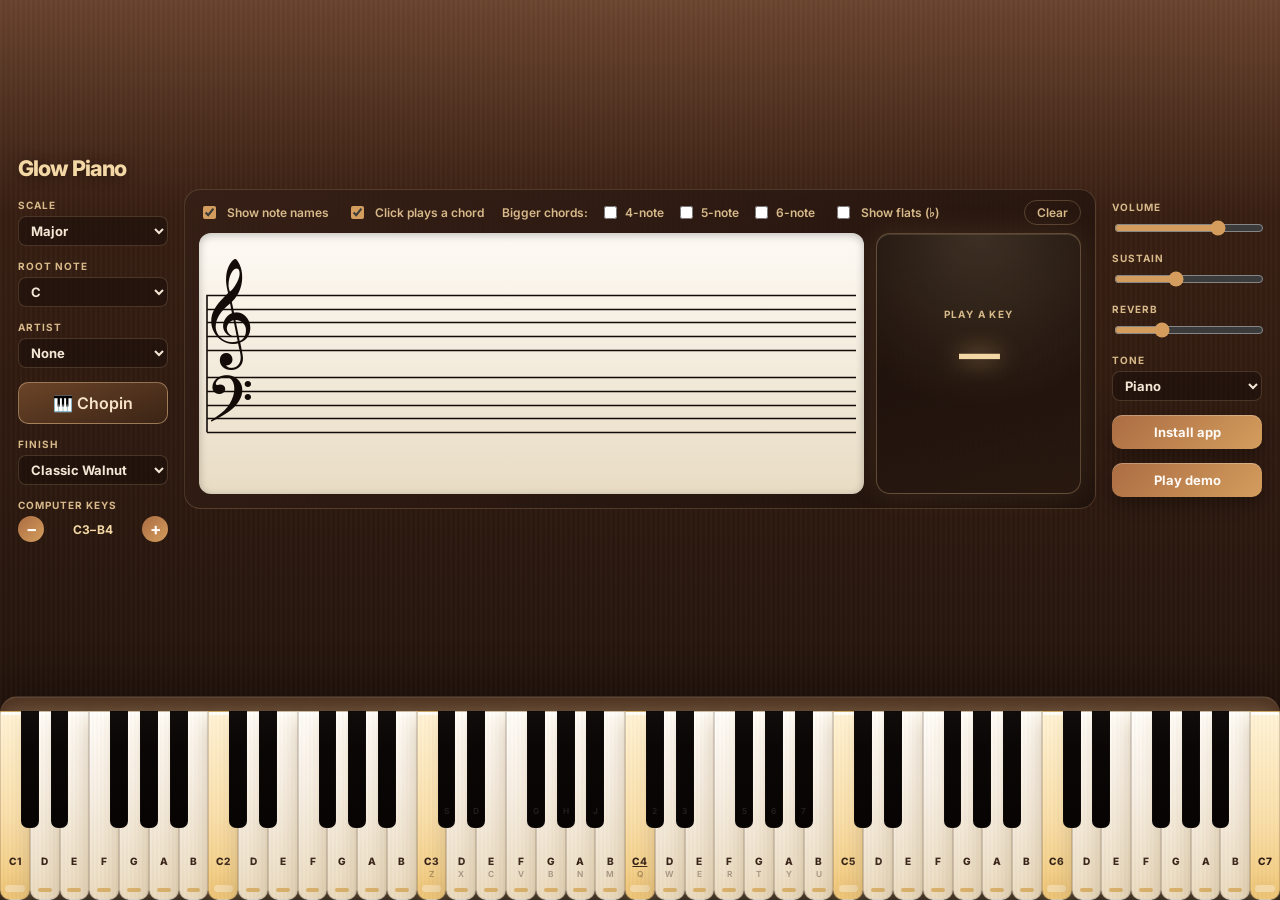
<file: index.html>
<!DOCTYPE html>
<html lang="en">
  <head>
    <meta charset="UTF-8" />
    <meta name="viewport" content="width=device-width, initial-scale=1.0" />
    <title>Glow Piano</title>
    <meta name="description" content="Play piano, explore musical scales and chords, and learn with Glow Piano." />
    <meta name="theme-color" content="#2d1b12" />
    <link rel="manifest" href="./manifest.webmanifest" />
    <link rel="icon" href="./icon.svg" type="image/svg+xml" />
    <link rel="preconnect" href="https://fonts.googleapis.com" />
    <link rel="preconnect" href="https://fonts.gstatic.com" crossorigin />
    <link href="https://fonts.googleapis.com/css2?family=Inter:wght@400;500;600;700;800&family=Noto+Music&display=swap" rel="stylesheet" />
    <link rel="stylesheet" href="style.css?v=9" />
  </head>
  <body>
    <div class="app-shell">
      <aside class="side side-left">
        <div class="brand"><h1>Glow Piano</h1></div>

        <label class="ctl" for="scale-select">
          <span>Scale</span>
          <select id="scale-select">
            <option value="major">Major</option>
            <option value="minor">Minor</option>
            <option value="pentatonic-major">Pentatonic Major</option>
            <option value="pentatonic-minor">Pentatonic Minor</option>
            <option value="blues">Blues</option>
            <option value="dorian">Dorian</option>
            <option value="phrygian">Phrygian</option>
            <option value="lydian">Lydian</option>
            <option value="mixolydian">Mixolydian</option>
            <option value="harmonic-minor">Harmonic Minor</option>
            <option value="melodic-minor">Melodic Minor</option>
          </select>
        </label>

        <label class="ctl" for="root-note-select">
          <span>Root note</span>
          <select id="root-note-select">
            <option value="C">C</option>
            <option value="C#">C#</option>
            <option value="D">D</option>
            <option value="D#">D#</option>
            <option value="E">E</option>
            <option value="F">F</option>
            <option value="F#">F#</option>
            <option value="G">G</option>
            <option value="G#">G#</option>
            <option value="A">A</option>
            <option value="A#">A#</option>
            <option value="B">B</option>
          </select>
        </label>

        <label class="ctl" for="artist-select">
          <span>Artist</span>
          <select id="artist-select">
            <option value="">None</option>
            <option value="chopin">Chopin</option>
          </select>
        </label>

        <button type="button" id="chopin-btn" class="chopin-btn">🎹 Chopin</button>

        <label class="ctl" for="style-select">
          <span>Finish</span>
          <select id="style-select">
            <option value="classic">Classic Walnut</option>
            <option value="concert">Concert Black</option>
            <option value="vintage">Vintage Mahogany</option>
            <option value="modern">Modern Matte</option>
          </select>
        </label>

        <div class="ctl">
          <span>Computer keys</span>
          <div class="keys-shift">
            <button id="octave-down" aria-label="Lower computer keyboard octave">−</button>
            <span id="octave-label">C3–B4</span>
            <button id="octave-up" aria-label="Raise computer keyboard octave">+</button>
          </div>
        </div>
      </aside>

      <section class="staff-panel">
        <div class="staff-header">
          <label class="staff-toggle">
            <input type="checkbox" id="show-names" checked />
            Show note names
          </label>
          <button id="staff-clear" class="staff-clear">Clear</button>
        </div>

        <div class="staff-body">
          <div class="staff-canvas">
            <canvas id="staff" aria-label="Notes you play, shown on a music staff"></canvas>
          </div>

          <aside id="chord-card" class="chord-card" aria-live="polite">
            <span id="chord-label" class="chord-label">Play a key</span>
            <strong id="chord-name">—</strong>
            <div id="chord-notes" class="chord-notes"></div>
          </aside>
        </div>
      </section>

      <aside class="side side-right">
        <label class="ctl" for="volume">
          <span>Volume</span>
          <input id="volume" type="range" min="0" max="100" value="72" />
        </label>

        <label class="ctl" for="sustain">
          <span>Sustain</span>
          <input id="sustain" type="range" min="0" max="100" value="40" />
        </label>

        <label class="ctl" for="reverb">
          <span>Reverb</span>
          <input id="reverb" type="range" min="0" max="100" value="30" />
        </label>

        <label class="ctl" for="tone">
          <span>Tone</span>
          <select id="tone">
            <option value="piano">Piano</option>
            <option value="bright">Bright</option>
            <option value="warm">Warm</option>
          </select>
        </label>

        <button type="button" id="install-btn" class="demo-btn install-btn">Install app</button>
        <button id="demo-btn" class="demo-btn">Play demo</button>
      </aside>

      <section id="piano" class="piano" aria-label="Piano keyboard" aria-live="polite"></section>
    </div>

    <dialog id="install-dialog" class="install-dialog">
      <form method="dialog">
        <h2>Install Glow Piano</h2>
        <p id="install-help">Use your browser’s menu to install the app or add it to your home screen.</p>
        <button type="submit" class="demo-btn">Got it</button>
      </form>
    </dialog>

    <script src="Staff.js?v=7"></script>
    <script src="script.js?v=8"></script>
    <script src="artists.js?v=2"></script>
    <script src="pwa.js"></script>
  </body>
</html>
</file>
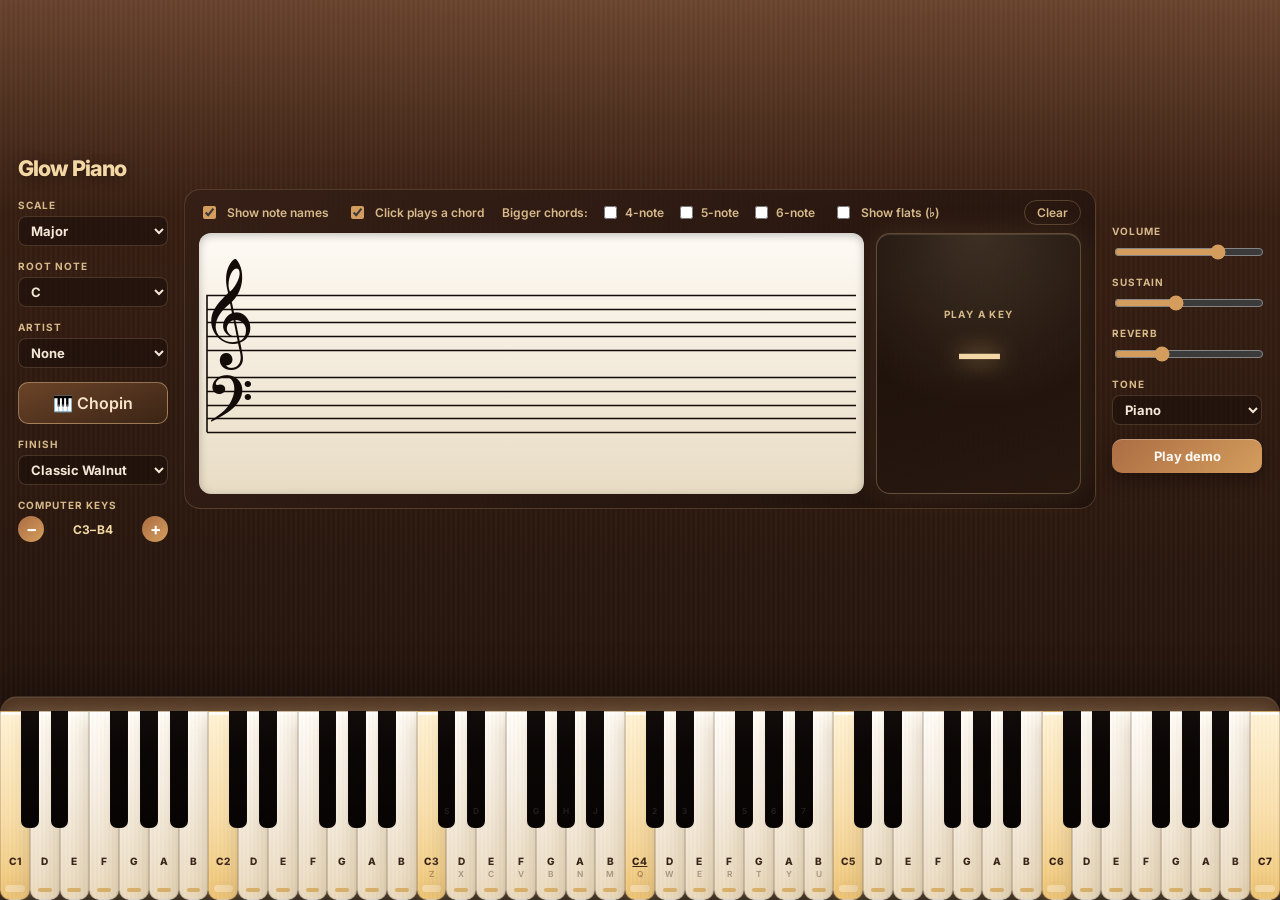
<file: GlowPiano.html>
<!DOCTYPE html>
<html lang="en">
  <head>
    <meta charset="UTF-8" />
    <meta name="viewport" content="width=device-width, initial-scale=1.0" />
    <title>Glow Piano</title>
    <link rel="preconnect" href="https://fonts.googleapis.com" />
    <link rel="preconnect" href="https://fonts.gstatic.com" crossorigin />
    <link href="https://fonts.googleapis.com/css2?family=Inter:wght@400;500;600;700;800&family=Noto+Music&display=swap" rel="stylesheet" />
    <style>
:root {
  --bg-1: #1a0f09;
  --bg-2: #2d1b12;
  --bg-3: #3c2617;

  --app-shell-top: rgba(111, 71, 49, 0.92);
  --app-shell-mid: rgba(56, 31, 18, 0.92);
  --app-shell-bottom: rgba(28, 16, 11, 0.96);
  --topbar-top: rgba(77, 49, 32, 0.9);
  --topbar-bottom: rgba(46, 27, 17, 0.75);
  --toolbar-bg-top: rgba(101, 63, 42, 0.8);
  --toolbar-bg-bottom: rgba(89, 56, 38, 0.72);
  --panel-bg-top: rgba(53, 31, 22, 0.9);
  --panel-bg-bottom: rgba(29, 17, 12, 0.8);
  --piano-top: rgba(69, 42, 27, 0.98);
  --piano-mid: rgba(42, 27, 18, 0.96);
  --piano-bottom: rgba(21, 12, 9, 0.98);

  --white-key: #fefaf4;
  --white-key-2: #f4ecdf;
  --white-key-3: #e8dcc4;

  --black-key-1: #120b08;
  --black-key-2: #1f130f;
  --black-key-3: #2d1d15;

  --gold: #d8b06a;
  --gold-soft: #f3d8a6;
  --text: #f4e7d6;
  --muted: #d7b98a;
  --ink: #2b170f;
  --button-grad-1: #ab6d43;
  --button-grad-2: #d49d5d;
  --scale-glow: rgba(248, 218, 165, 0.45);
}

* {
  box-sizing: border-box;
}

html, body {
  height: 100%;
  margin: 0;
  font-family: 'Inter', sans-serif;
  background:
    radial-gradient(circle at top, rgba(211, 176, 106, 0.18), transparent 30%),
    linear-gradient(135deg, var(--bg-1) 0%, var(--bg-2) 38%, var(--bg-3) 100%);
  color: var(--text);
}

body {
  overflow: hidden; /* everything fits on one screen */
}

button, input, select {
  font: inherit;
}

/* ---- Page layout: controls | staff | controls, piano underneath ---- */
.app-shell {
  /* Width of one white key. The piano is 43 white keys wide (C1 to C7), so it fills the
     screen from edge to edge and middle C lands exactly in the centre. */
  --kw: max(calc(100vw / 43), 14px);

  position: relative;
  width: 100vw;
  height: 100vh;
  height: 100dvh;
  display: grid;
  grid-template-columns: 150px minmax(0, 1fr) 150px;
  grid-template-rows: minmax(0, 1fr) auto;
  gap: 14px 16px;
  padding: 16px 18px 0;
  background:
    linear-gradient(180deg, var(--app-shell-top) 0%, var(--app-shell-mid) 24%, var(--app-shell-bottom) 100%);
}

.app-shell::before {
  content: '';
  position: absolute;
  inset: 0;
  background:
    repeating-linear-gradient(
      90deg,
      rgba(255, 255, 255, 0.02) 0,
      rgba(255, 255, 255, 0.02) 2px,
      rgba(0, 0, 0, 0.02) 2px,
      rgba(0, 0, 0, 0.02) 5px
    );
  pointer-events: none;
}

.side,
.staff-panel,
.piano {
  position: relative;
  z-index: 1;
}

.side-left   { grid-column: 1; grid-row: 1; }
.staff-panel { grid-column: 2; grid-row: 1; }
.side-right  { grid-column: 3; grid-row: 1; }
.piano       { grid-column: 1 / -1; grid-row: 2; }

/* ---- Minimal side controls ---- */
.side {
  display: flex;
  flex-direction: column;
  justify-content: center;
  gap: 14px;
  min-height: 0;
}

.brand h1 {
  margin: 0 0 4px;
  font-size: 1.35rem;
  font-weight: 800;
  letter-spacing: -0.04em;
  color: var(--gold-soft);
  text-shadow: 0 2px 14px rgba(0, 0, 0, 0.4);
}

.ctl {
  display: flex;
  flex-direction: column;
  gap: 5px;
  color: var(--muted);
  font-size: 10px;
  font-weight: 700;
  letter-spacing: 0.1em;
  text-transform: uppercase;
}

.ctl select {
  width: 100%;
  padding: 5px 8px;
  font-size: 13px;
  letter-spacing: 0;
  text-transform: none;
  background: rgba(24, 14, 10, 0.55);
  color: var(--text);
  border: 1px solid rgba(227, 190, 141, 0.2);
  border-radius: 8px;
}

.ctl input[type="range"] {
  width: 100%;
  accent-color: var(--button-grad-2);
}

.keys-shift {
  display: flex;
  align-items: center;
  justify-content: space-between;
  gap: 6px;
}

.keys-shift button {
  flex: none;
  width: 26px;
  height: 26px;
  padding: 0;
  border: 0;
  border-radius: 50%;
  font-size: 17px;
  line-height: 1;
  color: #fffaf5;
  background: linear-gradient(135deg, var(--button-grad-1), var(--button-grad-2));
  cursor: pointer;
}

#octave-label {
  flex: 1;
  text-align: center;
  font-size: 12px;
  font-weight: 700;
  letter-spacing: 0.03em;
  text-transform: none;
  color: var(--gold-soft);
}

.demo-btn {
  width: 100%;
  padding: 9px 12px;
  border: 0;
  border-radius: 10px;
  font-size: 13px;
  font-weight: 700;
  color: #fffaf5;
  background: linear-gradient(135deg, var(--button-grad-1), var(--button-grad-2));
  box-shadow: inset 0 1px 0 rgba(255, 255, 255, 0.26), 0 8px 16px rgba(0, 0, 0, 0.28);
  cursor: pointer;
  transition: transform 0.18s ease;
}

.demo-btn:hover {
  transform: translateY(-1px);
}

/* ---- Staff reel + chord card ---- */
.staff-panel {
  align-self: center;
  display: flex;
  flex-direction: column;
  padding: 10px 14px 14px;
  border-radius: 16px;
  border: 1px solid rgba(227, 190, 141, 0.2);
  background: linear-gradient(135deg, var(--panel-bg-top), var(--panel-bg-bottom));
}

.staff-header {
  display: flex;
  align-items: center;
  gap: 18px;
  margin-bottom: 8px;
}

.staff-toggle {
  display: inline-flex;
  align-items: center;
  gap: 8px;
  color: var(--muted);
  font-size: 12px;
  font-weight: 600;
  cursor: pointer;
}

.staff-toggle input {
  accent-color: var(--button-grad-2);
}

.staff-clear {
  margin-left: auto;
  border: 1px solid rgba(227, 190, 141, 0.25);
  border-radius: 999px;
  padding: 4px 12px;
  font-size: 12px;
  background: transparent;
  color: var(--muted);
  font-weight: 600;
  cursor: pointer;
}

.staff-clear:hover {
  color: var(--gold-soft);
}

.staff-body {
  display: flex;
  gap: 12px;
  align-items: stretch;
}

/* The staff: about half the height it was before */
.staff-canvas {
  position: relative;
  flex: 1 1 auto;
  min-width: 0;
  height: clamp(200px, 29vh, 330px);
}

#staff {
  position: absolute;
  inset: 0;
  display: block;
  width: 100%;
  height: 100%;
  border-radius: 12px;
  background: linear-gradient(180deg, var(--white-key), var(--white-key-3));
  box-shadow: inset 0 2px 8px rgba(0, 0, 0, 0.25);
}

/* The chord card, to the right of the staff */
.chord-card {
  flex: 0 0 clamp(190px, 16vw, 270px);
  display: flex;
  flex-direction: column;
  align-items: center;
  justify-content: center;
  gap: 12px;
  padding: 14px;
  text-align: center;
  border-radius: 14px;
  border: 1px solid rgba(227, 190, 141, 0.3);
  background:
    radial-gradient(circle at 50% 0%, rgba(243, 216, 166, 0.16), transparent 62%),
    linear-gradient(160deg, rgba(20, 12, 8, 0.78), rgba(44, 27, 18, 0.66));
  box-shadow:
    inset 0 1px 0 rgba(255, 235, 203, 0.12),
    0 0 30px rgba(216, 176, 106, 0.12);
}

.chord-label {
  font-size: 10px;
  font-weight: 700;
  letter-spacing: 0.14em;
  text-transform: uppercase;
  color: var(--muted);
}

#chord-name {
  max-width: 100%;
  font-size: clamp(2rem, 3.2vw, 3.4rem);
  font-weight: 800;
  line-height: 1.05;
  letter-spacing: -0.04em;
  color: var(--gold-soft);
  text-shadow: 0 0 22px var(--gold), 0 2px 12px rgba(0, 0, 0, 0.5);
  overflow-wrap: anywhere;
}

.chord-notes {
  display: flex;
  flex-wrap: wrap;
  justify-content: center;
  gap: 6px;
  min-height: 2rem;
}

.chord-notes span {
  min-width: 2.2rem;
  padding: 4px 10px;
  border-radius: 999px;
  font-size: clamp(0.95rem, 1.3vw, 1.3rem);
  font-weight: 800;
  color: var(--gold-soft);
  background: rgba(243, 216, 166, 0.12);
  border: 1px solid rgba(243, 216, 166, 0.35);
}

.chord-card.pop #chord-name {
  animation: chord-pop 0.35s ease;
}

@keyframes chord-pop {
  from { transform: scale(0.85); opacity: 0.35; }
  to   { transform: scale(1); opacity: 1; }
}

/* ---- Piano: edge to edge. Key length is 6.4 times the key width, like a real piano ---- */
.piano {
  height: min(46vh, calc(var(--kw) * 6.4 + 14px));
  min-height: 110px;
  margin: 0 -18px;
  padding: 14px 0 0;
  border-radius: 18px 18px 0 0;
  background:
    linear-gradient(180deg, var(--piano-top) 0%, var(--piano-mid) 40%, var(--piano-bottom) 100%);
  border-top: 1.5px solid rgba(227, 190, 141, 0.2);
  box-shadow:
    inset 0 1px 0 rgba(255, 255, 255, 0.08),
    0 -10px 40px rgba(0, 0, 0, 0.25);
  overflow: hidden;
}

/* 43 white keys: middle C is the 22nd, so it is centred */
.keys {
  position: relative;
  display: flex;
  flex: none;
  width: calc(var(--kw) * 43);
  height: 100%;
}

.key {
  position: relative;
  user-select: none;
  -webkit-user-select: none;
  touch-action: manipulation;
}

.key:focus-visible {
  outline: 2px solid var(--gold-soft);
  outline-offset: -3px;
  z-index: 3;
}

.note-name {
  font-size: clamp(9px, calc(var(--kw) * 0.34), 16px);
  font-weight: 800;
  line-height: 1;
}

.kbd-hint {
  font-size: clamp(8px, calc(var(--kw) * 0.28), 13px);
  font-weight: 600;
  line-height: 1;
  min-height: 1em;
  opacity: 0.55;
}

.middle-c .note-name {
  text-decoration: underline;
}

/* White keys */
.white-key {
  flex: 1 1 0;
  min-width: 0;
  height: 100%;
  display: flex;
  flex-direction: column;
  align-items: center;
  justify-content: flex-end;
  gap: 4px;
  padding: 0 0 clamp(10px, calc(var(--kw) * 0.7), 24px);
  border-radius: 0 0 10px 10px;
  background: linear-gradient(180deg, var(--white-key) 0%, var(--white-key-2) 38%, var(--white-key-3) 100%);
  border: 1px solid rgba(39, 20, 12, 0.18);
  color: rgba(43, 23, 15, 0.7);
  font-weight: 700;
  cursor: pointer;
  transition: transform 0.08s ease, box-shadow 0.15s ease, background 0.15s ease;
}

.white-key::before {
  content: '';
  position: absolute;
  inset: 0;
  background: repeating-linear-gradient(
    90deg,
    rgba(255, 255, 255, 0.04),
    rgba(255, 255, 255, 0.04) 2px,
    rgba(120, 81, 52, 0.02) 2px,
    rgba(120, 81, 52, 0.02) 4px
  );
  border-radius: 0 0 10px 10px;
  pointer-events: none;
}

.white-key:hover {
  background: linear-gradient(180deg, #fffdf9 0%, #f8f1e8 42%, #eadbc0 100%);
}

/* Black keys (their left and width are set by script.js, in %) */
.black-key {
  position: absolute;
  top: 0;
  height: 62%;
  display: flex;
  flex-direction: column;
  align-items: center;
  justify-content: flex-end;
  gap: 4px;
  padding: 0 0 12px;
  border-radius: 0 0 7px 7px;
  background: linear-gradient(180deg, var(--black-key-2), var(--black-key-1));
  border: 1px solid rgba(255, 255, 255, 0.06);
  color: rgba(255, 255, 255, 0.8);
  z-index: 2;
  cursor: pointer;
  transition: transform 0.08s ease, box-shadow 0.15s ease, background 0.15s ease;
}

.black-key::before {
  content: '';
  position: absolute;
  inset: 0;
  background: linear-gradient(180deg, rgba(255, 255, 255, 0.05), transparent 30%, rgba(0, 0, 0, 0.1));
  border-radius: 0 0 7px 7px;
  pointer-events: none;
}

.black-key:hover {
  background: linear-gradient(180deg, var(--black-key-3), var(--black-key-2));
}

/* ---- Scale highlighting ---- */

/* Notes outside the scale: dark and "switched off" */
.white-key.out-of-scale {
  filter: brightness(0.3) saturate(0.5);
  box-shadow: inset 0 2px 0 rgba(255, 255, 255, 0.1), 0 4px 8px rgba(0, 0, 0, 0.3);
}

.black-key.out-of-scale {
  filter: brightness(0.4);
}

.out-of-scale .note-name,
.out-of-scale .kbd-hint {
  opacity: 0.35;
}

/* Notes in the scale: bright, raised, glowing, with a gold strip */
.white-key.in-scale {
  z-index: 1;
  background: linear-gradient(180deg, #fffdf9 0%, #f8f1e8 38%, #eadbc0 100%);
  box-shadow:
    inset 0 3px 0 rgba(255, 255, 255, 0.9),
    0 0 30px var(--scale-glow),
    0 10px 20px rgba(0, 0, 0, 0.2);
}

.white-key.in-scale .note-name {
  color: var(--ink);
}

.black-key.in-scale {
  background: linear-gradient(180deg, #5a4030, #2a1a12);
  box-shadow:
    inset 0 1px 0 rgba(255, 255, 255, 0.25),
    0 0 22px var(--scale-glow),
    0 12px 18px rgba(0, 0, 0, 0.38);
}

.white-key.in-scale::after,
.black-key.in-scale::after {
  content: '';
  position: absolute;
  left: 25%;
  right: 25%;
  bottom: 7px;
  height: 4px;
  border-radius: 4px;
  background: var(--gold);
  box-shadow: 0 0 10px var(--scale-glow);
  pointer-events: none;
}

/* Root note: warm tint and a bigger strip */
.white-key.is-root {
  background: linear-gradient(180deg, #fff3d6 0%, #f9dfaa 55%, #f0c777 100%);
}

.black-key.is-root {
  background: linear-gradient(180deg, #7a5336, #3a2416);
}

.white-key.is-root::after,
.black-key.is-root::after {
  left: 15%;
  right: 15%;
  height: 7px;
  background: var(--gold-soft);
  box-shadow: 0 0 16px var(--gold);
}

/* Pressed keys always win, so you can see what is sounding */
.white-key.active {
  filter: none;
  background: linear-gradient(180deg, #ffd98a 0%, #f0b64f 100%);
  transform: translateY(2px);
  box-shadow: 0 0 24px var(--scale-glow), inset 0 2px 0 rgba(255, 255, 255, 0.6);
}

.black-key.active {
  filter: none;
  background: linear-gradient(180deg, #b27a4f, #6b442f);
  transform: translateY(2px);
  box-shadow: 0 0 20px var(--scale-glow);
}

.key.active .note-name,
.key.active .kbd-hint {
  opacity: 1;
}

/* ---- Chord-size tick boxes ---- */
.staff-header {
  flex-wrap: wrap;
  gap: 8px 18px;
}

.chord-sizes {
  display: inline-flex;
  align-items: center;
  gap: 12px;
  color: var(--muted);
  font-size: 12px;
  font-weight: 600;
}

.chord-sizes label {
  display: inline-flex;
  align-items: center;
  gap: 5px;
  cursor: pointer;
}

.chord-sizes input {
  accent-color: var(--button-grad-2);
}

/* ---- Artist panel (Chopin ...) ---- */
.artist-panel {
  position: fixed;
  z-index: 20;
  top: 16px;
  left: 184px;
  width: min(900px, calc(100vw - 380px));
  max-height: 48vh;
  overflow-y: auto;
  padding: 12px 16px;
  border-radius: 14px;
  border: 1px solid rgba(227, 190, 141, 0.35);
  background: linear-gradient(160deg, rgba(20, 12, 8, 0.97), rgba(44, 27, 18, 0.97));
  box-shadow: 0 16px 40px rgba(0, 0, 0, 0.5);
}

.artist-cols {
  display: grid;
  grid-template-columns: repeat(3, minmax(0, 1fr));
  gap: 0 16px;
}
}

.artist-panel[hidden] {
  display: none;
}

.artist-head {
  display: flex;
  align-items: center;
  justify-content: space-between;
}

.artist-head h2 {
  margin: 0;
  font-size: 1.1rem;
  color: var(--gold-soft);
}

.artist-close {
  border: 0;
  background: transparent;
  color: var(--muted);
  font-size: 18px;
  cursor: pointer;
}

.artist-blurb {
  margin: 4px 0 10px;
  font-size: 12px;
  color: var(--muted);
}

.artist-panel h3 {
  margin: 10px 0 6px;
  font-size: 10px;
  letter-spacing: 0.12em;
  text-transform: uppercase;
  color: var(--muted);
}

.artist-list {
  display: flex;
  flex-wrap: wrap;
  gap: 6px;
}

.artist-list button {
  padding: 5px 11px;
  border: 1px solid rgba(243, 216, 166, 0.35);
  border-radius: 999px;
  background: rgba(243, 216, 166, 0.1);
  color: var(--gold-soft);
  font-size: 12px;
  font-weight: 600;
  cursor: pointer;
}

.artist-list button:hover {
  background: rgba(243, 216, 166, 0.22);
}

.artist-note {
  margin: 8px 0 0;
  font-size: 11px;
  color: var(--muted);
  opacity: 0.8;
}

@media (max-width: 900px) {
  .artist-panel {
    left: 12px;
    right: 12px;
    width: auto;
  }

  .artist-cols {
    grid-template-columns: 1fr;
  }
}

/* ---- Small screens: stack everything and let the piano scroll sideways ---- */
@media (max-width: 900px) {
  body {
    overflow: auto;
  }

  .app-shell {
    height: auto;
    min-height: 100dvh;
    grid-template-columns: 1fr;
    grid-template-rows: auto;
    padding: 12px 12px 0;
  }

  .side-left,
  .staff-panel,
  .side-right,
  .piano {
    grid-column: 1;
    grid-row: auto;
  }

  .side {
    flex-direction: row;
    flex-wrap: wrap;
    justify-content: flex-start;
  }

  .side > * {
    flex: 1 1 130px;
  }

  .staff-body {
    flex-direction: column;
  }

  .staff-canvas {
    flex: none;
    height: 200px;
  }

  .chord-card {
    flex: none;
  }

  .piano {
    height: 170px;
    margin: 0 -12px;
    overflow-x: auto;
  }
}

.chopin-btn {
  padding: 10px 14px;
  border-radius: 10px;
  border: 1px solid rgba(227, 190, 141, 0.5);
  background: linear-gradient(160deg, #6b4428, #3b2415);
  color: #f6e3c8;
  font-weight: 600;
  cursor: pointer;
}
.chopin-btn:hover { filter: brightness(1.15); }

</style>
  </head>
  <body>
    <div class="app-shell">
      <aside class="side side-left">
        <div class="brand"><h1>Glow Piano</h1></div>

        <label class="ctl" for="scale-select">
          <span>Scale</span>
          <select id="scale-select">
            <option value="major">Major</option>
            <option value="minor">Minor</option>
            <option value="pentatonic-major">Pentatonic Major</option>
            <option value="pentatonic-minor">Pentatonic Minor</option>
            <option value="blues">Blues</option>
            <option value="dorian">Dorian</option>
            <option value="phrygian">Phrygian</option>
            <option value="lydian">Lydian</option>
            <option value="mixolydian">Mixolydian</option>
            <option value="harmonic-minor">Harmonic Minor</option>
            <option value="melodic-minor">Melodic Minor</option>
          </select>
        </label>

        <label class="ctl" for="root-note-select">
          <span>Root note</span>
          <select id="root-note-select">
            <option value="C">C</option>
            <option value="C#">C#</option>
            <option value="D">D</option>
            <option value="D#">D#</option>
            <option value="E">E</option>
            <option value="F">F</option>
            <option value="F#">F#</option>
            <option value="G">G</option>
            <option value="G#">G#</option>
            <option value="A">A</option>
            <option value="A#">A#</option>
            <option value="B">B</option>
          </select>
        </label>

        <label class="ctl" for="artist-select">
          <span>Artist</span>
          <select id="artist-select">
            <option value="">None</option>
            <option value="chopin">Chopin</option>
            <option value="beatles">The Beatles</option>
          </select>
        </label>

        <button type="button" id="chopin-btn" class="chopin-btn">🎹 Chopin</button>

        <label class="ctl" for="style-select">
          <span>Finish</span>
          <select id="style-select">
            <option value="classic">Classic Walnut</option>
            <option value="concert">Concert Black</option>
            <option value="vintage">Vintage Mahogany</option>
            <option value="modern">Modern Matte</option>
          </select>
        </label>

        <div class="ctl">
          <span>Computer keys</span>
          <div class="keys-shift">
            <button id="octave-down" aria-label="Lower computer keyboard octave">−</button>
            <span id="octave-label">C3–B4</span>
            <button id="octave-up" aria-label="Raise computer keyboard octave">+</button>
          </div>
        </div>
      </aside>

      <section class="staff-panel">
        <div class="staff-header">
          <label class="staff-toggle">
            <input type="checkbox" id="show-names" checked />
            Show note names
          </label>
          <button id="staff-clear" class="staff-clear">Clear</button>
        </div>

        <div class="staff-body">
          <div class="staff-canvas">
            <canvas id="staff" aria-label="Notes you play, shown on a music staff"></canvas>
          </div>

          <aside id="chord-card" class="chord-card" aria-live="polite">
            <span id="chord-label" class="chord-label">Play a key</span>
            <strong id="chord-name">—</strong>
            <div id="chord-notes" class="chord-notes"></div>
          </aside>
        </div>
      </section>

      <aside class="side side-right">
        <label class="ctl" for="volume">
          <span>Volume</span>
          <input id="volume" type="range" min="0" max="100" value="72" />
        </label>

        <label class="ctl" for="sustain">
          <span>Sustain</span>
          <input id="sustain" type="range" min="0" max="100" value="40" />
        </label>

        <label class="ctl" for="reverb">
          <span>Reverb</span>
          <input id="reverb" type="range" min="0" max="100" value="30" />
        </label>

        <label class="ctl" for="tone">
          <span>Tone</span>
          <select id="tone">
            <option value="piano">Piano</option>
            <option value="bright">Bright</option>
            <option value="warm">Warm</option>
          </select>
        </label>

        <button id="demo-btn" class="demo-btn">Play demo</button>
      </aside>

      <section id="piano" class="piano" aria-label="Piano keyboard" aria-live="polite"></section>
    </div>

    <script>
// StaffReel: shows the notes you play on a scrolling grand staff (treble + bass clef).
// New notes appear on the right and scroll left, like a tape.
// It also names chords (C maj, A min, G7 ...) in a card beside the staff,
// and can play a whole chord when you click a key.
// This file starts itself (see the bottom), so script.js does not need any changes.

const CLEF_FONT = '"Noto Music", "Segoe UI Symbol", "Apple Symbols", serif';

const NOTE_NAMES = ['C', 'C#', 'D', 'D#', 'E', 'F', 'F#', 'G', 'G#', 'A', 'A#', 'B'];

// Chord shapes: [name, semitones above the root]
const CHORDS = [
  ['maj', [0, 4, 7]], ['min', [0, 3, 7]], ['dim', [0, 3, 6]], ['aug', [0, 4, 8]],
  ['sus2', [0, 2, 7]], ['sus4', [0, 5, 7]],
  ['7', [0, 4, 7, 10]], ['maj7', [0, 4, 7, 11]], ['min7', [0, 3, 7, 10]],
  ['dim7', [0, 3, 6, 9]], ['m7b5', [0, 3, 6, 10]],
  ['6', [0, 4, 7, 9]], ['min6', [0, 3, 7, 9]], ['add9', [0, 2, 4, 7]],
  ['5', [0, 7]]
];

// The same scale shapes as script.js (semitones from the root note)
const SCALES = {
  'major': [0, 2, 4, 5, 7, 9, 11],
  'minor': [0, 2, 3, 5, 7, 8, 10],
  'pentatonic-major': [0, 2, 4, 7, 9],
  'pentatonic-minor': [0, 3, 5, 7, 10],
  'blues': [0, 3, 5, 6, 7, 10],
  'dorian': [0, 2, 3, 5, 7, 9, 10],
  'phrygian': [0, 1, 3, 5, 7, 8, 10],
  'lydian': [0, 2, 4, 6, 7, 9, 11],
  'mixolydian': [0, 2, 4, 5, 7, 9, 10],
  'harmonic-minor': [0, 2, 3, 5, 7, 8, 11],
  'melodic-minor': [0, 2, 3, 5, 7, 9, 11]
};

// Flat names for the black keys (used when "Show flats" is ticked)
const FLAT_NAMES = { 'C#': 'Db', 'D#': 'Eb', 'F#': 'Gb', 'G#': 'Ab', 'A#': 'Bb' };

// The chord you get by clicking a key: stack thirds on that note, using the chosen scale.
// size is the number of notes (3 = triad, 4 = seventh, 5 = ninth ...).
// Returns semitones above the clicked note, e.g. [0, 4, 7] for a major chord.
function chordFor(pitchClass, scaleName, rootName, size = 3) {
  const pattern = SCALES[scaleName] || SCALES.major;
  const rootPc = Math.max(0, NOTE_NAMES.indexOf(rootName));
  const degree = pattern.indexOf((pitchClass - rootPc + 12) % 12);
  if (degree === -1) return [0, 4, 7, 10, 14, 17].slice(0, size); // outside the scale: dominant-style stack
  const n = pattern.length;
  const above = (steps) => {
    const i = degree + steps;
    return pattern[i % n] + 12 * Math.floor(i / n) - pattern[degree];
  };
  const out = [];
  for (let k = 0; k < size; k++) out.push(k === 0 ? 0 : above(k * 2));
  return out;
}

// Octave-shift marks, like on printed music: notes too high or too low for the staff
// are drawn one or two octaves closer, with a small label.
const SHIFT_MARKS = { '1': '8va', '2': '15ma', '3': '22ma', '-1': '8vb', '-2': '15mb', '-3': '22mb' };

class StaffReel {
  constructor(canvas, readout) {
    this.canvas = canvas;
    this.ctx = canvas.getContext('2d');
    this.readout = readout || null; // the chord card: { card, label, name, notes }
    this.events = [];        // { t, step, sharp, name, octave, midi }
    this.showNames = true;
    this.useFlats = false;
    this.speed = 160;        // pixels per second
    this.groupWindow = 120;  // ms: notes pressed this close together are drawn as a chord
    this.lastGroupTime = 0;
    this.raf = null;
    this.clefs = [];
    this.clefEnd = 70;
    this.w = 0;
    this.h = 0;
    this.letters = { C: 0, D: 1, E: 2, F: 3, G: 4, A: 5, B: 6 };

    // The staff shows letter steps loStep to hiStep (F1 up to F6), plus a little margin.
    // Anything outside that is drawn with an octave-shift mark.
    this.loStep = 11;
    this.hiStep = 45;
    this.margin = 2;

    this.updateColors();

    if (window.ResizeObserver) {
      new ResizeObserver(() => this.resize()).observe(canvas);
    } else {
      window.addEventListener('resize', () => this.resize());
    }
    this.resize();

    // The clef symbols come from the Noto Music web font: redraw once it has loaded.
    if (document.fonts && document.fonts.load) {
      document.fonts.load('40px "Noto Music"', '\u{1D11E}\u{1D122}')
        .then(() => { this.layoutClefs(); this.draw(); })
        .catch(() => {});
    }
  }

  // ---- public API -------------------------------------------------------

  addNote(note, octave) {
    const now = performance.now();
    let t = now;
    if (now - this.lastGroupTime < this.groupWindow) {
      t = this.lastGroupTime;      // joins the chord that just started
    } else {
      this.lastGroupTime = now;
    }
    const isBlack = note.includes('#');
    const flat = isBlack && this.useFlats;
    const shownName = flat ? FLAT_NAMES[note] : note;
    this.events.push({
      t,
      // Position on the staff, counted in letter steps: C4 (middle C) = 28
      step: octave * 7 + this.letters[shownName[0]],
      sharp: isBlack && !flat,
      flat,
      name: shownName,
      octave,
      midi: (octave + 1) * 12 + NOTE_NAMES.indexOf(note)
    });
    this.updateReadout(t);
    this.start();
  }

  setShowNames(value) {
    this.showNames = value;
    this.draw();
  }

  setUseFlats(value) {
    this.useFlats = value;
  }

  clear() {
    this.events = [];
    this.resetReadout();
    this.draw();
  }

  updateColors() {
    const style = getComputedStyle(document.documentElement);
    this.ink = style.getPropertyValue('--black-key-1').trim() || '#120b08';
  }

  // ---- chord names ------------------------------------------------------

  // Works out a chord from the notes pressed together, or null if it is not a chord
  chordInfo(list) {
    const midis = list.map(e => e.midi);
    const pcs = [...new Set(midis.map(m => m % 12))];
    if (pcs.length < 2) return null;

    const bass = Math.min(...midis) % 12;
    // Try the lowest note as the root first, then the others (that gives inversions like C/E)
    const roots = [bass, ...pcs.filter(p => p !== bass)];
    for (const root of roots) {
      const shape = pcs.map(p => (p - root + 12) % 12).sort((a, b) => a - b);
      const match = CHORDS.find(([, set]) =>
        set.length === shape.length && set.every((v, i) => v === shape[i]));
      if (match) return { root, quality: match[0], bass };
    }
    return null;
  }

  // "C maj", "A min", "G7", "C maj / E"
  chordLabel(info) {
    const root = NOTE_NAMES[info.root];
    const text = /^\d/.test(info.quality) ? `${root}${info.quality}` : `${root} ${info.quality}`;
    return info.root === info.bass ? text : `${text} / ${NOTE_NAMES[info.bass]}`;
  }

  // ---- the chord card ---------------------------------------------------

  setReadout(label, name, noteNames) {
    const r = this.readout;
    if (!r) return;
    r.label.textContent = label;
    r.name.textContent = name;
    r.notes.replaceChildren(...noteNames.map((n) => {
      const chip = document.createElement('span');
      chip.textContent = n;
      return chip;
    }));
    // Restart the little pop animation
    r.card.classList.remove('pop');
    void r.card.offsetWidth;
    r.card.classList.add('pop');
  }

  resetReadout() {
    this.setReadout('Play a key', '—', []);
  }

  updateReadout(t) {
    if (!this.readout) return;
    const list = this.events.filter(e => e.t === t).sort((a, b) => a.midi - b.midi);
    if (!list.length) return;

    if (list.length === 1) {
      this.setReadout('Single note', `${list[0].name}${list[0].octave}`, []);
      return;
    }

    const info = this.chordInfo(list);
    const pcs = [...new Set(list.map(e => e.midi % 12))];
    if (info) {
      // Notes listed from the root of the chord upwards: C maj -> C E G
      pcs.sort((a, b) => ((a - info.root + 12) % 12) - ((b - info.root + 12) % 12));
      this.setReadout('Chord', this.chordLabel(info), pcs.map(p => NOTE_NAMES[p]));
    } else {
      const lowToHigh = [];
      list.forEach(e => { if (!lowToHigh.includes(e.name)) lowToHigh.push(e.name); });
      this.setReadout('No chord name', '?', lowToHigh);
    }
  }

  // ---- layout -----------------------------------------------------------

  resize() {
    const dpr = window.devicePixelRatio || 1;
    const w = this.canvas.clientWidth;
    const h = this.canvas.clientHeight;
    if (!w || !h) return;

    this.canvas.width = Math.round(w * dpr);
    this.canvas.height = Math.round(h * dpr);
    this.ctx.setTransform(dpr, 0, 0, dpr, 0, 0);

    this.w = w;
    this.h = h;
    const steps = (this.hiStep - this.loStep) + this.margin * 2;
    this.half = h / steps;                                  // half a line gap: one letter step
    this.top = (this.hiStep - 38 + this.margin) * this.half; // y of the top treble line
    this.layoutClefs();
    this.draw();
  }

  // y position of a letter step. Treble lines are steps 30-38, bass lines 18-26.
  y(step) {
    return this.top + (38 - step) * this.half;
  }

  // Notes above or below the staff are drawn 1-2 octaves closer, with a mark such as 8va
  displayStep(step) {
    if (step > this.hiStep) {
      const k = Math.ceil((step - this.hiStep) / 7);
      return { step: step - 7 * k, shift: k };
    }
    if (step < this.loStep) {
      const k = Math.ceil((this.loStep - step) / 7);
      return { step: step + 7 * k, shift: -k };
    }
    return { step, shift: 0 };
  }

  // Scales a clef glyph so it covers the given vertical range, whatever the font's metrics.
  fitGlyph(ch, yTop, yBottom) {
    const ctx = this.ctx;
    ctx.textBaseline = 'alphabetic';
    ctx.textAlign = 'left';
    ctx.font = `100px ${CLEF_FONT}`;
    const m = ctx.measureText(ch);
    const height = m.actualBoundingBoxAscent + m.actualBoundingBoxDescent;
    if (!height) return null;

    const k = (yBottom - yTop) / height;
    const x = 12 + m.actualBoundingBoxLeft * k;
    return {
      ch,
      size: 100 * k,
      x,
      y: yTop + m.actualBoundingBoxAscent * k,
      right: x + m.actualBoundingBoxRight * k
    };
  }

  layoutClefs() {
    this.clefs = [
      this.fitGlyph('\u{1D11E}', this.y(43), this.y(27)),    // treble clef
      this.fitGlyph('\u{1D122}', this.y(26.3), this.y(19.5)) // bass clef
    ];
    const rights = this.clefs.filter(Boolean).map(c => c.right);
    this.clefEnd = rights.length ? Math.max(...rights) + 16 : 70;
  }

  // ---- animation --------------------------------------------------------

  start() {
    if (!this.raf) this.raf = requestAnimationFrame(() => this.tick());
  }

  tick() {
    this.raf = null;
    this.draw();
    if (this.events.length) this.start(); // keeps running only while notes are on screen
  }

  // ---- drawing ----------------------------------------------------------

  draw() {
    const { ctx, w, h } = this;
    if (!w || !h) return;

    ctx.clearRect(0, 0, w, h);
    ctx.fillStyle = this.ink;
    ctx.strokeStyle = this.ink;
    ctx.globalAlpha = 1;

    this.drawStaff();

    const now = performance.now();
    const entryX = w - 36;
    const gone = this.clefEnd - 10;

    // Drop notes that have scrolled past the clefs
    this.events = this.events.filter(e => entryX - (now - e.t) * this.speed / 1000 > gone);

    // Group by press time so chords share one x position
    const groups = new Map();
    for (const e of this.events) {
      if (!groups.has(e.t)) groups.set(e.t, []);
      groups.get(e.t).push(e);
    }

    groups.forEach((list, t) => {
      const x = entryX - (now - t) * this.speed / 1000;
      const alpha = Math.max(0, Math.min(1, (x - this.clefEnd) / 50));
      const isChord = !!this.chordInfo(list);

      const shown = list.map(e => ({ e, ...this.displayStep(e.step) }));
      shown.sort((a, b) => a.step - b.step);

      // Notes a second apart (or on the same step) would overlap: nudge every other one sideways
      let prevStep = null;
      let prevShifted = false;
      shown.forEach(({ e, step, shift }) => {
        const nudged = prevStep !== null && step - prevStep <= 1 && !prevShifted;
        this.drawNote(e, step, shift, x + (nudged ? this.half * 2.5 : 0), alpha, !isChord);
        prevStep = step;
        prevShifted = nudged;
      });
    });

    ctx.globalAlpha = 1;
  }

  drawStaff() {
    const { ctx, w } = this;
    const left = 8;
    const right = w - 8;

    ctx.lineWidth = 1.6;
    ctx.beginPath();
    [[30, 38], [18, 26]].forEach(([low, high]) => {
      for (let s = low; s <= high; s += 2) {
        const y = Math.round(this.y(s)) + 0.5;
        ctx.moveTo(left, y);
        ctx.lineTo(right, y);
      }
    });
    // Barline joining the two staves
    ctx.moveTo(left, this.y(38));
    ctx.lineTo(left, this.y(18));
    ctx.stroke();

    this.clefs.forEach(c => {
      if (!c) return;
      ctx.font = `${c.size}px ${CLEF_FONT}`;
      ctx.textBaseline = 'alphabetic';
      ctx.textAlign = 'left';
      ctx.fillText(c.ch, c.x, c.y);
    });
  }

  drawNote(e, step, shift, x, alpha, showName) {
    const { ctx, half } = this;
    const y = this.y(step);
    const rx = half * 1.3;
    const ry = half * 0.95;

    ctx.globalAlpha = alpha;
    ctx.fillStyle = this.ink;
    ctx.strokeStyle = this.ink;

    // Ledger lines: middle C, above the treble staff, below the bass staff
    const ledgers = [];
    if (step === 28) ledgers.push(28);
    for (let s = 40; s <= step; s += 2) ledgers.push(s);
    for (let s = 16; s >= step; s -= 2) ledgers.push(s);
    if (ledgers.length) {
      ctx.lineWidth = 1.2;
      ctx.beginPath();
      ledgers.forEach(s => {
        const ly = Math.round(this.y(s)) + 0.5;
        ctx.moveTo(x - rx * 1.7, ly);
        ctx.lineTo(x + rx * 1.7, ly);
      });
      ctx.stroke();
    }

    // Note head
    ctx.save();
    ctx.translate(x, y);
    ctx.rotate(-0.35);
    ctx.beginPath();
    ctx.ellipse(0, 0, rx, ry, 0, 0, Math.PI * 2);
    ctx.fill();
    ctx.restore();

    if (e.sharp) this.drawSharp(x - rx - half * 1.7, y);
    if (e.flat) this.drawFlat(x - rx - half * 1.5, y);

    // Octave-shift mark (8va, 8vb ...) to the left of the note
    if (shift) {
      ctx.globalAlpha = alpha * 0.85;
      ctx.font = `italic 700 ${Math.max(10, half * 1.9)}px Inter, sans-serif`;
      ctx.textBaseline = 'middle';
      ctx.textAlign = 'right';
      ctx.fillText(SHIFT_MARKS[String(shift)] || '', x - rx - half * 3.6, y);
      ctx.textAlign = 'left';
    }

    if (this.showNames && showName) {
      ctx.globalAlpha = alpha * 0.7;
      ctx.font = `600 ${Math.max(10, half * 2.3)}px Inter, sans-serif`;
      ctx.textBaseline = 'middle';
      ctx.textAlign = 'left';
      ctx.fillText(`${e.name}${e.octave}`, x + rx + half * 1.2, y);
    }
    ctx.globalAlpha = 1;
  }

  // Sharp sign drawn from lines, so it does not depend on any font (kept small)
  drawSharp(x, y) {
    const { ctx } = this;
    const s = this.half * 0.72;

    ctx.lineWidth = 1.3;
    ctx.beginPath();
    ctx.moveTo(x - s * 0.45, y - s * 2);
    ctx.lineTo(x - s * 0.45, y + s * 2.2);
    ctx.moveTo(x + s * 0.45, y - s * 2.2);
    ctx.lineTo(x + s * 0.45, y + s * 2);
    ctx.stroke();

    ctx.lineWidth = s * 0.55;
    ctx.beginPath();
    ctx.moveTo(x - s, y - s * 0.3);
    ctx.lineTo(x + s, y - s * 1.0);
    ctx.moveTo(x - s, y + s * 1.05);
    ctx.lineTo(x + s, y + s * 0.35);
    ctx.stroke();
  }

  // Flat sign: a stem with a rounded bowl, also drawn from lines
  drawFlat(x, y) {
    const { ctx } = this;
    const s = this.half * 0.72;

    ctx.lineWidth = 1.4;
    ctx.beginPath();
    ctx.moveTo(x - s * 0.5, y - s * 3);
    ctx.lineTo(x - s * 0.5, y + s * 1.2);
    ctx.stroke();

    ctx.beginPath();
    ctx.moveTo(x - s * 0.5, y + s * 1.2);
    ctx.bezierCurveTo(x + s * 1.6, y + s * 0.2, x + s * 1.4, y - s * 1.6, x - s * 0.5, y - s * 0.7);
    ctx.stroke();
  }
}

// ---- Start-up: connects the staff to the page and to the piano keys ---------

document.addEventListener('DOMContentLoaded', () => {
  const canvas = document.getElementById('staff');
  const piano = document.getElementById('piano');
  if (!canvas || !piano) return;

  // The chord card beside the staff
  const card = document.getElementById('chord-card');
  const readout = card ? {
    card,
    label: document.getElementById('chord-label'),
    name: document.getElementById('chord-name'),
    notes: document.getElementById('chord-notes')
  } : null;

  const staff = new StaffReel(canvas, readout);

  // "Show note names" checkbox and "Clear" button
  const names = document.getElementById('show-names');
  if (names) {
    names.addEventListener('change', (e) => {
      staff.setShowNames(e.target.checked);
      e.target.blur(); // so the computer-keyboard keys keep working
    });
  }
  const clear = document.getElementById('staff-clear');
  if (clear) {
    clear.addEventListener('click', (e) => {
      staff.clear();
      e.currentTarget.blur();
    });
  }

  // Extra controls, added here so index.html needs no change
  const chordToggle = document.createElement('label');
  chordToggle.className = 'staff-toggle';
  chordToggle.innerHTML = '<input type="checkbox" id="chord-mode" checked /> Click plays a chord';

  const sizes = document.createElement('div');
  sizes.className = 'chord-sizes';
  sizes.innerHTML = 'Bigger chords:' + [4, 5, 6].map((n) =>
    `<label><input type="checkbox" class="chord-size" value="${n}" /> ${n}-note</label>`).join('');

  const flatToggle = document.createElement('label');
  flatToggle.className = 'staff-toggle';
  flatToggle.innerHTML = '<input type="checkbox" id="use-flats" /> Show flats (♭)';

  const header = document.querySelector('.staff-header');
  if (header) {
    header.insertBefore(chordToggle, clear || null);
    header.insertBefore(sizes, clear || null);
    header.insertBefore(flatToggle, clear || null);
  }
  const chordBox = chordToggle.querySelector('input');
  chordBox.addEventListener('change', (e) => e.target.blur());
  sizes.querySelectorAll('input').forEach((box) =>
    box.addEventListener('change', (e) => e.target.blur()));
  flatToggle.querySelector('input').addEventListener('change', (e) => {
    staff.setUseFlats(e.target.checked);
    e.target.blur();
  });

  // The biggest ticked size wins; with nothing ticked, clicks play triads
  const chordSize = () => {
    const ticked = [...sizes.querySelectorAll('input:checked')].map((b) => Number(b.value));
    return ticked.length ? Math.max(...ticked) : 3;
  };

  // Remember when the mouse or a finger last pressed a piano key
  // (computer-keyboard presses never play a chord for you, so you can build your own)
  let lastPointerDown = 0;
  piano.addEventListener('pointerdown', (e) => {
    if (e.isTrusted) lastPointerDown = performance.now();
  }, true);

  // Keys that were pressed for you as part of a chord: root key id -> other keys
  const chordParts = new Map();

  const pressChord = (rootKey) => {
    const keys = Array.from(piano.querySelectorAll('.key')); // lowest note first (A0 at 0), one key per semitone
    const rootIndex = keys.indexOf(rootKey);
    if (rootIndex < 0) return;

    const scale = document.getElementById('scale-select');
    const root = document.getElementById('root-note-select');
    const intervals = chordFor(
      NOTE_NAMES.indexOf(rootKey.dataset.note),
      scale && scale.value,
      root && root.value,
      chordSize()
    );

    const parts = [];
    intervals.slice(1).forEach((semitones) => {
      const key = keys[rootIndex + semitones];
      if (key && key !== rootKey && !parts.includes(key)) parts.push(key);
    });
    chordParts.set(rootKey.dataset.noteId, parts);

    parts.forEach((key, i) => {
      key.dataset.chordPart = '1';
      staff.addNote(key.dataset.note, Number(key.dataset.octave));
      // Press the key exactly as a finger would, so it sounds and lights up
      key.dispatchEvent(new PointerEvent('pointerdown', {
        bubbles: true, cancelable: true, pointerId: 1000 + i, pointerType: 'mouse'
      }));
    });
  };

  const releaseChord = (rootNoteId) => {
    const parts = chordParts.get(rootNoteId);
    if (!parts) return;
    chordParts.delete(rootNoteId);
    parts.forEach((key) => {
      delete key.dataset.chordPart;
      key.dispatchEvent(new PointerEvent('pointerup', {
        bubbles: true, pointerId: 1000, pointerType: 'mouse'
      }));
    });
  };

  // A piano key that gains the "active" class has just been played
  // (mouse, touch, computer keyboard or the demo all do this).
  new MutationObserver((records) => {
    records.forEach((r) => {
      if (r.type === 'childList') { // the piano was redrawn
        chordParts.clear();
        return;
      }
      const key = r.target;
      if (!key.classList) return;

      const wasActive = (r.oldValue || '').split(/\s+/).includes('active');
      const isActive = key.classList.contains('active');

      if (wasActive && !isActive) {          // key let go: let go of its chord too
        releaseChord(key.dataset.noteId);
        return;
      }
      if (!isActive || wasActive) return;     // not a new press
      if (key.dataset.chordPart) return;      // pressed for a chord: already drawn

      staff.addNote(key.dataset.note, Number(key.dataset.octave));
      if (chordBox.checked && performance.now() - lastPointerDown < 150) pressChord(key);
    });
  }).observe(piano, {
    subtree: true,
    childList: true,
    attributes: true,
    attributeFilter: ['class'],
    attributeOldValue: true
  });

  // Changing the Finish rewrites the page's colour variables: redraw in the new colours
  new MutationObserver(() => {
    staff.updateColors();
    staff.draw();
  }).observe(document.documentElement, { attributes: true, attributeFilter: ['style'] });
});

</script>
    <script>
// Theme values are listed once per finish, in the same order as THEME_KEYS.
const THEME_KEYS = [
  'bg-1', 'bg-2', 'bg-3', 'app-shell-top', 'app-shell-mid', 'app-shell-bottom',
  'topbar-top', 'topbar-bottom', 'toolbar-bg-top', 'toolbar-bg-bottom',
  'panel-bg-top', 'panel-bg-bottom', 'piano-top', 'piano-mid', 'piano-bottom',
  'white-key', 'white-key-2', 'white-key-3', 'black-key-1', 'black-key-2', 'black-key-3',
  'gold-soft', 'muted', 'button-grad-1', 'button-grad-2', 'scale-glow'
];

const THEMES = {
  classic: [
    '#1a0f09', '#2d1b12', '#3c2617', 'rgba(111, 71, 49, 0.92)', 'rgba(56, 31, 18, 0.92)', 'rgba(28, 16, 11, 0.96)',
    'rgba(77, 49, 32, 0.9)', 'rgba(46, 27, 17, 0.75)', 'rgba(101, 63, 42, 0.8)', 'rgba(89, 56, 38, 0.72)',
    'rgba(53, 31, 22, 0.9)', 'rgba(29, 17, 12, 0.8)', 'rgba(69,42,27,0.98)', 'rgba(42,27,18,0.96)', 'rgba(21,12,9,0.98)',
    '#fefaf4', '#f4ecdf', '#e8dcc4', '#120b08', '#1f130f', '#2d1d15',
    '#f3d8a6', '#d7b98a', '#ab6d43', '#d49d5d', 'rgba(248, 218, 165, 0.45)'
  ],
  concert: [
    '#0b1015', '#18202a', '#202d3d', 'rgba(18, 24, 32, 0.98)', 'rgba(25, 31, 41, 0.96)', 'rgba(9, 12, 18, 1)',
    'rgba(24, 32, 42, 0.96)', 'rgba(15, 20, 27, 0.9)', 'rgba(37, 46, 58, 0.92)', 'rgba(20, 28, 35, 0.86)',
    'rgba(17, 22, 29, 0.9)', 'rgba(10, 14, 18, 0.92)', 'rgba(16, 18, 22, 0.98)', 'rgba(24, 29, 35, 0.98)', 'rgba(8, 10, 14, 1)',
    '#f7f7f9', '#edf0f5', '#dfe5ed', '#05080d', '#111821', '#1b2430',
    '#dfeaf8', '#b9c8d9', '#5a7ca8', '#93b8d9', 'rgba(140, 200, 255, 0.55)'
  ],
  vintage: [
    '#230d0b', '#3c1b15', '#5a2e22', 'rgba(95, 53, 41, 0.95)', 'rgba(73, 37, 29, 0.94)', 'rgba(42, 19, 15, 0.96)',
    'rgba(84, 45, 36, 0.92)', 'rgba(54, 28, 22, 0.8)', 'rgba(110, 63, 48, 0.78)', 'rgba(83, 48, 39, 0.74)',
    'rgba(68, 39, 31, 0.9)', 'rgba(34, 20, 17, 0.82)', 'rgba(58, 31, 24, 0.98)', 'rgba(42, 24, 18, 0.96)', 'rgba(24, 12, 10, 0.98)',
    '#f9f2e8', '#ecddd0', '#dcc4b3', '#120907', '#1b0f0d', '#2b1715',
    '#f4d5a8', '#d3a07a', '#a75c3e', '#d39b63', 'rgba(255, 185, 100, 0.42)'
  ],
  modern: [
    '#111720', '#1a2430', '#2a3340', 'rgba(31, 39, 48, 0.96)', 'rgba(21, 27, 34, 0.94)', 'rgba(12, 17, 22, 0.98)',
    'rgba(41, 52, 64, 0.96)', 'rgba(25, 34, 41, 0.88)', 'rgba(60, 72, 82, 0.88)', 'rgba(35, 45, 52, 0.82)',
    'rgba(21, 28, 35, 0.9)', 'rgba(12, 17, 21, 0.88)', 'rgba(26, 31, 37, 0.98)', 'rgba(19, 23, 28, 0.96)', 'rgba(8, 11, 15, 1)',
    '#f3f6f9', '#e6edf3', '#d7e0e9', '#090d12', '#141c24', '#202d38',
    '#dfe9f6', '#a9b7c8', '#6d7f90', '#adc3d8', 'rgba(170, 214, 255, 0.5)'
  ]
};

class PianoApp {
  constructor() {
    this.audioContext = new (window.AudioContext || window.webkitAudioContext)();

    // The piano runs from C1 (MIDI 24) up to C7 (MIDI 96): 73 keys, 43 of them white.
    // Middle C has 21 white keys on each side, so it sits exactly in the centre.
    this.firstMidi = 24;
    this.lastMidi = 96;
    this.whiteKeyCount = 43;

    // The computer keyboard plays two octaves at a time:
    // the Z row starts on C of startOctave, the Q row on C one octave higher.
    // With startOctave = 3, the Q key is middle C (C4).
    this.startOctave = 3;
    this.minOctave = 2;
    this.maxOctave = 6;

    this.volume = 0.72;
    this.sustain = 0.4;
    this.reverbAmount = 0.3;
    this.tone = 'piano';
    this.currentScale = 'major';
    this.rootNote = 'C';
    this.pianoStyle = 'classic';
    this.activeNotes = new Map();
    this.demoTimers = [];

    this.notes = ['C', 'C#', 'D', 'D#', 'E', 'F', 'F#', 'G', 'G#', 'A', 'A#', 'B'];

    this.blackKeyRatio = 0.6; // black key width as a fraction of a white key

    // key -> [note, octave offset from startOctave]
    this.keyboardMap = {
      z: ['C', 0], s: ['C#', 0], x: ['D', 0], d: ['D#', 0], c: ['E', 0], v: ['F', 0],
      g: ['F#', 0], b: ['G', 0], h: ['G#', 0], n: ['A', 0], j: ['A#', 0], m: ['B', 0],
      q: ['C', 1], '2': ['C#', 1], w: ['D', 1], '3': ['D#', 1], e: ['E', 1], r: ['F', 1],
      '5': ['F#', 1], t: ['G', 1], '6': ['G#', 1], y: ['A', 1], '7': ['A#', 1], u: ['B', 1]
    };

    // Scale definitions (semitones from the root note)
    this.scalePatterns = {
      'major': [0, 2, 4, 5, 7, 9, 11],
      'minor': [0, 2, 3, 5, 7, 8, 10],
      'pentatonic-major': [0, 2, 4, 7, 9],
      'pentatonic-minor': [0, 3, 5, 7, 10],
      'blues': [0, 3, 5, 6, 7, 10],
      'dorian': [0, 2, 3, 5, 7, 9, 10],
      'phrygian': [0, 1, 3, 5, 7, 8, 10],
      'lydian': [0, 2, 4, 6, 7, 9, 11],
      'mixolydian': [0, 2, 4, 5, 7, 9, 10],
      'harmonic-minor': [0, 2, 3, 5, 7, 8, 11],
      'melodic-minor': [0, 2, 3, 5, 7, 9, 11]
    };

    this.initAudio();
    this.init();
  }

  applyTheme() {
    const values = THEMES[this.pianoStyle] || THEMES.classic;
    const root = document.documentElement;
    THEME_KEYS.forEach((key, i) => root.style.setProperty(`--${key}`, values[i]));
  }

  initAudio() {
    const ctx = this.audioContext;

    this.masterGain = ctx.createGain();
    this.masterGain.gain.value = this.volume;

    // A compressor keeps chords from clipping.
    this.compressor = ctx.createDynamicsCompressor();
    this.masterGain.connect(this.compressor);
    this.compressor.connect(ctx.destination);

    this.reverbGain = ctx.createGain();
    this.reverbGain.gain.value = this.reverbAmount;

    this.convolver = ctx.createConvolver();
    const length = Math.floor(ctx.sampleRate * 2.5);
    const buffer = ctx.createBuffer(2, length, ctx.sampleRate);
    for (let channel = 0; channel < buffer.numberOfChannels; channel++) {
      const data = buffer.getChannelData(channel);
      for (let i = 0; i < length; i++) {
        data[i] = (Math.random() * 2 - 1) * Math.pow(1 - i / length, 2);
      }
    }
    this.convolver.buffer = buffer;
    this.convolver.connect(this.reverbGain);
    this.reverbGain.connect(this.masterGain);
  }

  init() {
    this.applyTheme();
    this.renderPiano();
    this.setupEventListeners();
    this.centreMiddleC();
    window.addEventListener('resize', () => this.centreMiddleC());
  }

  isNoteInScale(note) {
    const distance = (this.notes.indexOf(note) - this.notes.indexOf(this.rootNote) + 12) % 12;
    return this.scalePatterns[this.currentScale].includes(distance);
  }

  // Updates highlighting on the existing keys, so held notes are not interrupted.
  updateScaleClasses() {
    document.querySelectorAll('.key').forEach(key => {
      const inScale = this.isNoteInScale(key.dataset.note);
      key.classList.toggle('in-scale', inScale);
      key.classList.toggle('out-of-scale', !inScale);
      key.classList.toggle('is-root', key.dataset.note === this.rootNote);
    });
  }

  // Shows which computer key plays which piano key
  updateHints() {
    const hints = {};
    Object.entries(this.keyboardMap).forEach(([letter, [note, offset]]) => {
      hints[`${note}-${this.startOctave + offset}`] = letter.toUpperCase();
    });
    document.querySelectorAll('.key').forEach(key => {
      const hint = key.querySelector('.kbd-hint');
      if (hint) hint.textContent = hints[key.dataset.noteId] || '';
    });
  }

  updateOctaveLabel() {
    document.getElementById('octave-label').textContent =
      `C${this.startOctave}–B${this.startOctave + 1}`;
  }

  // The − and + buttons move the two octaves the computer keyboard plays
  shiftOctave(direction) {
    const start = this.startOctave + direction;
    if (start < this.minOctave || start > this.maxOctave) return;
    this.stopAll();
    this.startOctave = start;
    this.updateHints();
    this.updateOctaveLabel();
  }

  // Only matters on small screens, where the piano scrolls sideways
  centreMiddleC() {
    const piano = document.getElementById('piano');
    const c4 = piano.querySelector('[data-note-id="C-4"]');
    if (!c4 || piano.scrollWidth <= piano.clientWidth) return;
    const pianoBox = piano.getBoundingClientRect();
    const keyBox = c4.getBoundingClientRect();
    piano.scrollLeft += (keyBox.left + keyBox.width / 2) - (pianoBox.left + pianoBox.width / 2);
  }

  renderPiano() {
    this.stopAll();

    const piano = document.getElementById('piano');
    piano.innerHTML = '';

    const wrap = document.createElement('div');
    wrap.className = 'keys';

    let whitesSoFar = 0; // a black key sits on the line after this many white keys

    for (let midi = this.firstMidi; midi <= this.lastMidi; midi++) {
      const note = this.notes[midi % 12];
      const octave = Math.floor(midi / 12) - 1;
      const isBlack = note.includes('#');
      const noteId = `${note}-${octave}`;
      const key = document.createElement('button');

      key.type = 'button';
      key.className = `key ${isBlack ? 'black-key' : 'white-key'}`;
      key.dataset.note = note;
      key.dataset.octave = octave;
      key.dataset.noteId = noteId;
      key.setAttribute('aria-label', `${note} ${octave}`);
      if (midi === 60) key.classList.add('middle-c');

      if (isBlack) {
        const width = this.blackKeyRatio;
        key.style.left = `${((whitesSoFar - width / 2) / this.whiteKeyCount) * 100}%`;
        key.style.width = `${(width / this.whiteKeyCount) * 100}%`;
      } else {
        // White keys show the note name (every C also shows its octave)
        const nameLabel = document.createElement('span');
        nameLabel.className = 'note-name';
        nameLabel.textContent = note === 'C' ? `C${octave}` : note;
        key.appendChild(nameLabel);
        whitesSoFar++;
      }

      // The computer-keyboard letter (filled in by updateHints)
      const hintLabel = document.createElement('span');
      hintLabel.className = 'kbd-hint';
      key.appendChild(hintLabel);

      // Pointer events cover mouse, touch and pen.
      key.addEventListener('pointerdown', (e) => {
        e.preventDefault();
        if (key.hasPointerCapture && key.hasPointerCapture(e.pointerId)) {
          key.releasePointerCapture(e.pointerId); // lets you slide across keys
        }
        this.playNote(note, octave, key);
      });
      key.addEventListener('pointerenter', (e) => {
        if (e.buttons === 1) this.playNote(note, octave, key);
      });
      ['pointerup', 'pointerleave', 'pointercancel'].forEach(type => {
        key.addEventListener(type, () => this.stopNote(noteId, key));
      });

      wrap.appendChild(key);
    }

    piano.appendChild(wrap);
    this.updateScaleClasses();
    this.updateHints();
    this.updateOctaveLabel();
  }

  getToneSettings() {
    if (this.tone === 'bright') {
      return { attack: 0.006, decay: 0.18, release: 1.2 + this.sustain * 2.6, harmonicMix: 0.82, filterCutoff: 5200 };
    }
    if (this.tone === 'warm') {
      return { attack: 0.01, decay: 0.24, release: 1.6 + this.sustain * 3.2, harmonicMix: 0.46, filterCutoff: 3000 };
    }
    return { attack: 0.008, decay: 0.15, release: 1.3 + this.sustain * 3, harmonicMix: 0.68, filterCutoff: 3600 };
  }

  playNote(note, octave, keyElement) {
    const noteId = `${note}-${octave}`;
    if (this.activeNotes.has(noteId)) return;

    const ctx = this.audioContext;
    if (ctx.state === 'suspended') ctx.resume(); // required by iOS/Safari and some browsers

    const settings = this.getToneSettings();
    const freq = this.getFrequency(note, octave);
    const now = ctx.currentTime;

    const filter = ctx.createBiquadFilter();
    filter.type = 'lowpass';
    filter.frequency.value = settings.filterCutoff;
    filter.Q.value = 0.7;

    const voiceGain = ctx.createGain(); // used for the release
    filter.connect(voiceGain);
    voiceGain.connect(this.convolver);
    voiceGain.connect(this.masterGain);

    // [frequency, wave, detune, level]
    const partials = [
      [freq, 'sine', 0, 1],
      [freq * 2, 'triangle', 4, settings.harmonicMix],
      [freq * 3, 'sine', -2, 0.42]
    ];

    const oscillators = partials.map(([f, type, detune, level]) => {
      const osc = ctx.createOscillator();
      const gain = ctx.createGain();
      const peak = 0.28 * level;

      osc.type = type;
      osc.frequency.value = f;
      osc.detune.value = detune;

      // Attack, then a slow decay while the key is held (more piano-like).
      gain.gain.setValueAtTime(0.0001, now);
      gain.gain.exponentialRampToValueAtTime(peak, now + settings.attack);
      gain.gain.exponentialRampToValueAtTime(peak * 0.45, now + settings.attack + settings.decay + 1.2);

      osc.connect(gain);
      gain.connect(filter);
      osc.start(now);
      return osc;
    });

    this.activeNotes.set(noteId, { oscillators, voiceGain, filter, release: settings.release });

    if (keyElement) keyElement.classList.add('active');
  }

  stopNote(noteId, keyElement) {
    const voice = this.activeNotes.get(noteId);
    if (!voice) return;

    const now = this.audioContext.currentTime;
    const gain = voice.voiceGain.gain;

    gain.cancelScheduledValues(now);
    gain.setValueAtTime(Math.max(gain.value, 0.0001), now);
    gain.exponentialRampToValueAtTime(0.0001, now + voice.release);

    voice.oscillators.forEach(osc => osc.stop(now + voice.release + 0.1));
    voice.oscillators[0].onended = () => {
      voice.filter.disconnect();
      voice.voiceGain.disconnect();
    };

    this.activeNotes.delete(noteId);
    if (keyElement) keyElement.classList.remove('active');
  }

  stopAll() {
    this.demoTimers.forEach(clearTimeout);
    this.demoTimers = [];
    [...this.activeNotes.keys()].forEach(noteId => {
      this.stopNote(noteId, document.querySelector(`[data-note-id="${noteId}"]`));
    });
  }

  getFrequency(note, octave) {
    // Equal temperament, A4 = 440 Hz
    const midi = (octave + 1) * 12 + this.notes.indexOf(note);
    return 440 * Math.pow(2, (midi - 69) / 12);
  }

  setupEventListeners() {
    const on = (id, event, handler) => {
      document.getElementById(id).addEventListener(event, (e) => {
        handler(e);
        // Release focus so the computer-keyboard keys keep working.
        if (event === 'change') e.target.blur();
      });
    };

    on('octave-down', 'click', () => this.shiftOctave(-1));
    on('octave-up', 'click', () => this.shiftOctave(1));

    on('scale-select', 'change', (e) => {
      this.currentScale = e.target.value;
      this.updateScaleClasses();
    });
    on('root-note-select', 'change', (e) => {
      this.rootNote = e.target.value;
      this.updateScaleClasses();
    });
    on('style-select', 'change', (e) => {
      this.pianoStyle = e.target.value;
      this.applyTheme();
    });
    on('volume', 'input', (e) => {
      this.volume = e.target.value / 100;
      this.masterGain.gain.value = this.volume;
    });
    on('sustain', 'input', (e) => { this.sustain = e.target.value / 100; });
    on('reverb', 'input', (e) => {
      this.reverbAmount = e.target.value / 100;
      this.reverbGain.gain.value = this.reverbAmount;
    });
    on('tone', 'change', (e) => { this.tone = e.target.value; });
    on('demo-btn', 'click', () => this.playDemo());

    const lookup = (e) => {
      if (e.ctrlKey || e.metaKey || e.altKey) return null;
      if (/^(INPUT|SELECT|TEXTAREA)$/.test(e.target.tagName)) return null;
      const mapped = this.keyboardMap[e.key.toLowerCase()];
      if (!mapped) return null;
      const [note, offset] = mapped;
      const octave = this.startOctave + offset;
      const keyElement = document.querySelector(`[data-note-id="${note}-${octave}"]`);
      return keyElement ? { note, octave, keyElement } : null;
    };

    document.addEventListener('keydown', (e) => {
      if (e.repeat) return;
      const hit = lookup(e);
      if (hit) this.playNote(hit.note, hit.octave, hit.keyElement);
    });

    document.addEventListener('keyup', (e) => {
      const hit = lookup(e);
      if (hit) this.stopNote(`${hit.note}-${hit.octave}`, hit.keyElement);
    });

    window.addEventListener('blur', () => this.stopAll());
  }

  // Plays the selected scale upwards from the root note, starting near middle C.
  playDemo() {
    this.stopAll();

    const demoOctave = 4;
    const rootIndex = this.notes.indexOf(this.rootNote);
    const semitones = [...this.scalePatterns[this.currentScale], 12].map(s => rootIndex + s);
    const sequence = semitones.map(s => ({
      note: this.notes[s % 12],
      octave: demoOctave + Math.floor(s / 12)
    }));

    sequence.forEach(({ note, octave }, i) => {
      const noteId = `${note}-${octave}`;
      this.demoTimers.push(setTimeout(() => {
        const keyElement = document.querySelector(`[data-note-id="${noteId}"]`);
        if (!keyElement) return;
        this.playNote(note, octave, keyElement);
        this.demoTimers.push(setTimeout(() => this.stopNote(noteId, keyElement), 280 + this.sustain * 400));
      }, i * 360));
    });
  }
}

document.addEventListener('DOMContentLoaded', () => {
  window.pianoApp = new PianoApp();
});

</script>
    <script>
// Artist panel: pick an artist (Chopin first) to get buttons for the scales, chords and
// melodies they used. More artists can be added to ARTISTS later.
// Notes use sharps (A#4 = B-flat 4) because that is how the piano keys are named.

const ARTISTS = {
  chopin: {
    name: 'Chopin',
    blurb: 'Romantic piano music: lots of flat keys, minor colours and rich chords.',
    scales: [
      { label: 'E♭ major', root: 'D#', scale: 'major' },
      { label: 'A♭ major', root: 'G#', scale: 'major' },
      { label: 'D♭ major', root: 'C#', scale: 'major' },
      { label: 'C♯ harmonic minor', root: 'C#', scale: 'harmonic-minor' },
      { label: 'F minor', root: 'F', scale: 'minor' },
      { label: 'B♭ minor', root: 'A#', scale: 'minor' },
      { label: 'E minor', root: 'E', scale: 'minor' },
      { label: 'A minor (melodic)', root: 'A', scale: 'melodic-minor' }
    ],
    // root is the pitch class; the chord is built from the root up in octave 3
    chords: [
      { label: 'E♭ maj', root: 'D#', intervals: [0, 4, 7] },
      { label: 'B♭7', root: 'A#', intervals: [0, 4, 7, 10] },
      { label: 'C min7', root: 'C', intervals: [0, 3, 7, 10] },
      { label: 'A♭ maj7', root: 'G#', intervals: [0, 4, 7, 11] },
      { label: 'F min', root: 'F', intervals: [0, 3, 7] },
      { label: 'C♯ dim7', root: 'C#', intervals: [0, 3, 6, 9] },
      { label: 'D♭ maj (Neapolitan)', root: 'C#', intervals: [0, 4, 7] }
    ],
    // [note, beats]. Simplified sketches of the openings, not note-exact scores.
    melodies: [
      {
        label: 'Nocturne Op. 9 No. 2',
        notes: [['A#4', 1.5], ['G5', 0.5], ['A#4', 0.5], ['D#5', 1.5], ['C5', 0.5], ['A#4', 2]]
      },
      {
        label: 'Prelude Op. 28 No. 4',
        notes: [['B4', 2], ['B4', 1], ['C5', 1], ['B4', 2], ['A4', 1], ['A4', 1], ['G4', 2]]
      },
      {
        label: 'Raindrop Prelude Op. 28 No. 15',
        notes: [['G#4', 1], ['G#4', 1], ['G#4', 1], ['G#4', 1], ['A#4', 1.5], ['G#4', 0.5], ['F4', 2]]
      }
    ]
  },
  beatles: {
    name: 'The Beatles',
    blurb: 'Pop and rock: simple major chords, with blues and Mixolydian colour.',
    scales: [
      { label: 'C major', root: 'C', scale: 'major' },
      { label: 'G Mixolydian', root: 'G', scale: 'mixolydian' },
      { label: 'A major', root: 'A', scale: 'major' },
      { label: 'E blues', root: 'E', scale: 'blues' }
    ],
    chords: [
      { label: 'C maj', root: 'C', intervals: [0, 4, 7] },
      { label: 'G maj', root: 'G', intervals: [0, 4, 7] },
      { label: 'F maj', root: 'F', intervals: [0, 4, 7] },
      { label: 'A min', root: 'A', intervals: [0, 3, 7] },
      { label: 'D7', root: 'D', intervals: [0, 4, 7, 10] },
      { label: 'E7', root: 'E', intervals: [0, 4, 7, 10] }
    ],
    melodies: []
  }
};

document.addEventListener('DOMContentLoaded', () => {
  const select = document.getElementById('artist-select');
  if (!select) return;

  const app = () => window.pianoApp;
  const keyFor = (note, octave) => document.querySelector(`[data-note-id="${note}-${octave}"]`);

  const split = (id) => {
    const m = /^([A-G]#?)(\d)$/.exec(id);
    return { note: m[1], octave: Number(m[2]) };
  };

  const setSelect = (id, value) => {
    const el = document.getElementById(id);
    el.value = value;
    el.dispatchEvent(new Event('change', { bubbles: true }));
  };

  // Plays notes (as { note, octave }) at the same time, then lets go
  const playTogether = (list, ms) => {
    const a = app();
    a.stopAll();
    list.forEach(({ note, octave }) => {
      const el = keyFor(note, octave);
      if (el) a.playNote(note, octave, el);
    });
    a.demoTimers.push(setTimeout(() => {
      list.forEach(({ note, octave }) => a.stopNote(`${note}-${octave}`, keyFor(note, octave)));
    }, ms));
  };

  const playChord = (chord) => {
    const base = 36 + app().notes.indexOf(chord.root); // octave 3
    playTogether(chord.intervals.map((i) => {
      const midi = base + i;
      return { note: app().notes[midi % 12], octave: Math.floor(midi / 12) - 1 };
    }), 1400);
  };

  const playMelody = (melody) => {
    const a = app();
    a.stopAll();
    const beat = 600;
    let at = 0;
    melody.notes.forEach(([id, beats]) => {
      const { note, octave } = split(id);
      const start = at;
      a.demoTimers.push(setTimeout(() => {
        const el = keyFor(note, octave);
        if (!el) return;
        a.playNote(note, octave, el);
        a.demoTimers.push(setTimeout(() => a.stopNote(id, el), beats * beat * 0.92));
      }, start));
      at += beats * beat;
    });
  };

  const panel = document.createElement('section');
  panel.className = 'artist-panel';
  panel.hidden = true;
  document.body.appendChild(panel);

  const cols = document.createElement('div');
  cols.className = 'artist-cols';

  const section = (title, items, onClick) => {
    if (!items.length) return;
    const col = document.createElement('div');
    const h = document.createElement('h3');
    h.textContent = title;
    const list = document.createElement('div');
    list.className = 'artist-list';
    items.forEach((item) => {
      const b = document.createElement('button');
      b.type = 'button';
      b.textContent = item.label;
      b.addEventListener('click', (e) => { onClick(item); e.currentTarget.blur(); });
      list.appendChild(b);
    });
    col.append(h, list);
    cols.appendChild(col);
  };

  // On wide screens, sit over the staff itself so the tick boxes above it stay usable
  const place = () => {
    const body = document.querySelector('.staff-body');
    if (!body || panel.hidden || window.innerWidth <= 900) {
      panel.style.cssText = '';
      return;
    }
    const r = body.getBoundingClientRect();
    panel.style.top = `${r.top}px`;
    panel.style.left = `${r.left}px`;
    panel.style.width = `${r.width}px`;
    panel.style.maxHeight = `${r.height}px`;
  };
  window.addEventListener('resize', place);

  const render = (artist) => {
    panel.replaceChildren();
    cols.replaceChildren();
    const head = document.createElement('div');
    head.className = 'artist-head';
    head.innerHTML = `<h2>${artist.name}</h2>`;
    const close = document.createElement('button');
    close.type = 'button';
    close.className = 'artist-close';
    close.setAttribute('aria-label', 'Close artist panel');
    close.textContent = '✕';
    close.addEventListener('click', () => { panel.hidden = true; });
    head.appendChild(close);

    const blurb = document.createElement('p');
    blurb.className = 'artist-blurb';
    blurb.textContent = artist.blurb;
    panel.append(head, blurb);

    section('Scales (sets scale + root)', artist.scales, (s) => {
      setSelect('scale-select', s.scale);
      setSelect('root-note-select', s.root);
    });
    section('Chords (click to hear)', artist.chords, playChord);
    section('Melodies (click to play)', artist.melodies, playMelody);
    panel.appendChild(cols);

    const note = document.createElement('p');
    note.className = 'artist-note';
    note.textContent = 'Melodies are simplified sketches of the opening phrases.';
    panel.appendChild(note);
  };

  select.addEventListener('change', (e) => {
    const artist = ARTISTS[e.target.value];
    if (artist) {
      render(artist);
      panel.hidden = false;
    } else {
      panel.hidden = true;
    }
    place();
    e.target.blur();
  });

  const btn = document.getElementById('chopin-btn');
  if (btn) {
    btn.addEventListener('click', () => {
      const open = select.value === 'chopin' && !panel.hidden;
      select.value = open ? '' : 'chopin';
      select.dispatchEvent(new Event('change', { bubbles: true }));
      btn.blur();
    });
  }
});

</script>
  </body>
</html>
</file>
<file: style.css>
:root {
  --bg-1: #1a0f09;
  --bg-2: #2d1b12;
  --bg-3: #3c2617;

  --app-shell-top: rgba(111, 71, 49, 0.92);
  --app-shell-mid: rgba(56, 31, 18, 0.92);
  --app-shell-bottom: rgba(28, 16, 11, 0.96);
  --topbar-top: rgba(77, 49, 32, 0.9);
  --topbar-bottom: rgba(46, 27, 17, 0.75);
  --toolbar-bg-top: rgba(101, 63, 42, 0.8);
  --toolbar-bg-bottom: rgba(89, 56, 38, 0.72);
  --panel-bg-top: rgba(53, 31, 22, 0.9);
  --panel-bg-bottom: rgba(29, 17, 12, 0.8);
  --piano-top: rgba(69, 42, 27, 0.98);
  --piano-mid: rgba(42, 27, 18, 0.96);
  --piano-bottom: rgba(21, 12, 9, 0.98);

  --white-key: #fefaf4;
  --white-key-2: #f4ecdf;
  --white-key-3: #e8dcc4;

  --black-key-1: #120b08;
  --black-key-2: #1f130f;
  --black-key-3: #2d1d15;

  --gold: #d8b06a;
  --gold-soft: #f3d8a6;
  --text: #f4e7d6;
  --muted: #d7b98a;
  --ink: #2b170f;
  --button-grad-1: #ab6d43;
  --button-grad-2: #d49d5d;
  --scale-glow: rgba(248, 218, 165, 0.45);
}

* {
  box-sizing: border-box;
}

html, body {
  height: 100%;
  margin: 0;
  font-family: 'Inter', sans-serif;
  background:
    radial-gradient(circle at top, rgba(211, 176, 106, 0.18), transparent 30%),
    linear-gradient(135deg, var(--bg-1) 0%, var(--bg-2) 38%, var(--bg-3) 100%);
  color: var(--text);
}

body {
  overflow: hidden; /* everything fits on one screen */
}

button, input, select {
  font: inherit;
}

/* ---- Page layout: controls | staff | controls, piano underneath ---- */
.app-shell {
  /* Width of one white key. The piano is 43 white keys wide (C1 to C7), so it fills the
     screen from edge to edge and middle C lands exactly in the centre. */
  --kw: max(calc(100vw / 43), 14px);

  position: relative;
  width: 100vw;
  height: 100vh;
  height: 100dvh;
  display: grid;
  grid-template-columns: 150px minmax(0, 1fr) 150px;
  grid-template-rows: minmax(0, 1fr) auto;
  gap: 14px 16px;
  padding: 16px 18px 0;
  background:
    linear-gradient(180deg, var(--app-shell-top) 0%, var(--app-shell-mid) 24%, var(--app-shell-bottom) 100%);
}

.app-shell::before {
  content: '';
  position: absolute;
  inset: 0;
  background:
    repeating-linear-gradient(
      90deg,
      rgba(255, 255, 255, 0.02) 0,
      rgba(255, 255, 255, 0.02) 2px,
      rgba(0, 0, 0, 0.02) 2px,
      rgba(0, 0, 0, 0.02) 5px
    );
  pointer-events: none;
}

.side,
.staff-panel,
.piano {
  position: relative;
  z-index: 1;
}

.side-left   { grid-column: 1; grid-row: 1; }
.staff-panel { grid-column: 2; grid-row: 1; }
.side-right  { grid-column: 3; grid-row: 1; }
.piano       { grid-column: 1 / -1; grid-row: 2; }

/* ---- Minimal side controls ---- */
.side {
  display: flex;
  flex-direction: column;
  justify-content: center;
  gap: 14px;
  min-height: 0;
}

.brand h1 {
  margin: 0 0 4px;
  font-size: 1.35rem;
  font-weight: 800;
  letter-spacing: -0.04em;
  color: var(--gold-soft);
  text-shadow: 0 2px 14px rgba(0, 0, 0, 0.4);
}

.ctl {
  display: flex;
  flex-direction: column;
  gap: 5px;
  color: var(--muted);
  font-size: 10px;
  font-weight: 700;
  letter-spacing: 0.1em;
  text-transform: uppercase;
}

.ctl select {
  width: 100%;
  padding: 5px 8px;
  font-size: 13px;
  letter-spacing: 0;
  text-transform: none;
  background: rgba(24, 14, 10, 0.55);
  color: var(--text);
  border: 1px solid rgba(227, 190, 141, 0.2);
  border-radius: 8px;
}

.ctl input[type="range"] {
  width: 100%;
  accent-color: var(--button-grad-2);
}

.keys-shift {
  display: flex;
  align-items: center;
  justify-content: space-between;
  gap: 6px;
}

.keys-shift button {
  flex: none;
  width: 26px;
  height: 26px;
  padding: 0;
  border: 0;
  border-radius: 50%;
  font-size: 17px;
  line-height: 1;
  color: #fffaf5;
  background: linear-gradient(135deg, var(--button-grad-1), var(--button-grad-2));
  cursor: pointer;
}

#octave-label {
  flex: 1;
  text-align: center;
  font-size: 12px;
  font-weight: 700;
  letter-spacing: 0.03em;
  text-transform: none;
  color: var(--gold-soft);
}

.demo-btn {
  width: 100%;
  padding: 9px 12px;
  border: 0;
  border-radius: 10px;
  font-size: 13px;
  font-weight: 700;
  color: #fffaf5;
  background: linear-gradient(135deg, var(--button-grad-1), var(--button-grad-2));
  box-shadow: inset 0 1px 0 rgba(255, 255, 255, 0.26), 0 8px 16px rgba(0, 0, 0, 0.28);
  cursor: pointer;
  transition: transform 0.18s ease;
}

.demo-btn:hover {
  transform: translateY(-1px);
}

.install-dialog {
  width: min(420px, calc(100vw - 32px));
  padding: 24px;
  border: 1px solid rgba(227, 190, 141, 0.35);
  border-radius: 16px;
  color: var(--text);
  background: linear-gradient(160deg, #382316, #1d110c);
  box-shadow: 0 18px 50px rgba(0, 0, 0, 0.55);
}

.install-dialog::backdrop {
  background: rgba(0, 0, 0, 0.65);
  backdrop-filter: blur(4px);
}

.install-dialog h2 {
  margin: 0 0 10px;
  color: var(--gold-soft);
}

.install-dialog p {
  margin: 0 0 20px;
  line-height: 1.5;
}

.install-dialog .demo-btn {
  width: auto;
}

/* ---- Staff reel + chord card ---- */
.staff-panel {
  align-self: center;
  display: flex;
  flex-direction: column;
  padding: 10px 14px 14px;
  border-radius: 16px;
  border: 1px solid rgba(227, 190, 141, 0.2);
  background: linear-gradient(135deg, var(--panel-bg-top), var(--panel-bg-bottom));
}

.staff-header {
  display: flex;
  align-items: center;
  gap: 18px;
  margin-bottom: 8px;
}

.staff-toggle {
  display: inline-flex;
  align-items: center;
  gap: 8px;
  color: var(--muted);
  font-size: 12px;
  font-weight: 600;
  cursor: pointer;
}

.staff-toggle input {
  accent-color: var(--button-grad-2);
}

.staff-clear {
  margin-left: auto;
  border: 1px solid rgba(227, 190, 141, 0.25);
  border-radius: 999px;
  padding: 4px 12px;
  font-size: 12px;
  background: transparent;
  color: var(--muted);
  font-weight: 600;
  cursor: pointer;
}

.staff-clear:hover {
  color: var(--gold-soft);
}

.staff-body {
  display: flex;
  gap: 12px;
  align-items: stretch;
}

/* The staff: about half the height it was before */
.staff-canvas {
  position: relative;
  flex: 1 1 auto;
  min-width: 0;
  height: clamp(200px, 29vh, 330px);
}

#staff {
  position: absolute;
  inset: 0;
  display: block;
  width: 100%;
  height: 100%;
  border-radius: 12px;
  background: linear-gradient(180deg, var(--white-key), var(--white-key-3));
  box-shadow: inset 0 2px 8px rgba(0, 0, 0, 0.25);
}

/* The chord card, to the right of the staff */
.chord-card {
  flex: 0 0 clamp(190px, 16vw, 270px);
  display: flex;
  flex-direction: column;
  align-items: center;
  justify-content: center;
  gap: 12px;
  padding: 14px;
  text-align: center;
  border-radius: 14px;
  border: 1px solid rgba(227, 190, 141, 0.3);
  background:
    radial-gradient(circle at 50% 0%, rgba(243, 216, 166, 0.16), transparent 62%),
    linear-gradient(160deg, rgba(20, 12, 8, 0.78), rgba(44, 27, 18, 0.66));
  box-shadow:
    inset 0 1px 0 rgba(255, 235, 203, 0.12),
    0 0 30px rgba(216, 176, 106, 0.12);
}

.chord-label {
  font-size: 10px;
  font-weight: 700;
  letter-spacing: 0.14em;
  text-transform: uppercase;
  color: var(--muted);
}

#chord-name {
  max-width: 100%;
  font-size: clamp(2rem, 3.2vw, 3.4rem);
  font-weight: 800;
  line-height: 1.05;
  letter-spacing: -0.04em;
  color: var(--gold-soft);
  text-shadow: 0 0 22px var(--gold), 0 2px 12px rgba(0, 0, 0, 0.5);
  overflow-wrap: anywhere;
}

.chord-notes {
  display: flex;
  flex-wrap: wrap;
  justify-content: center;
  gap: 6px;
  min-height: 2rem;
}

.chord-notes span {
  min-width: 2.2rem;
  padding: 4px 10px;
  border-radius: 999px;
  font-size: clamp(0.95rem, 1.3vw, 1.3rem);
  font-weight: 800;
  color: var(--gold-soft);
  background: rgba(243, 216, 166, 0.12);
  border: 1px solid rgba(243, 216, 166, 0.35);
}

.chord-card.pop #chord-name {
  animation: chord-pop 0.35s ease;
}

@keyframes chord-pop {
  from { transform: scale(0.85); opacity: 0.35; }
  to   { transform: scale(1); opacity: 1; }
}

/* ---- Piano: edge to edge. Key length is 6.4 times the key width, like a real piano ---- */
.piano {
  height: min(46vh, calc(var(--kw) * 6.4 + 14px));
  min-height: 110px;
  margin: 0 -18px;
  padding: 14px 0 0;
  border-radius: 18px 18px 0 0;
  background:
    linear-gradient(180deg, var(--piano-top) 0%, var(--piano-mid) 40%, var(--piano-bottom) 100%);
  border-top: 1.5px solid rgba(227, 190, 141, 0.2);
  box-shadow:
    inset 0 1px 0 rgba(255, 255, 255, 0.08),
    0 -10px 40px rgba(0, 0, 0, 0.25);
  overflow: hidden;
}

/* 43 white keys: middle C is the 22nd, so it is centred */
.keys {
  position: relative;
  display: flex;
  flex: none;
  width: calc(var(--kw) * 43);
  height: 100%;
}

.key {
  position: relative;
  user-select: none;
  -webkit-user-select: none;
  touch-action: manipulation;
}

.key:focus-visible {
  outline: 2px solid var(--gold-soft);
  outline-offset: -3px;
  z-index: 3;
}

.note-name {
  font-size: clamp(9px, calc(var(--kw) * 0.34), 16px);
  font-weight: 800;
  line-height: 1;
}

.kbd-hint {
  font-size: clamp(8px, calc(var(--kw) * 0.28), 13px);
  font-weight: 600;
  line-height: 1;
  min-height: 1em;
  opacity: 0.55;
}

.middle-c .note-name {
  text-decoration: underline;
}

/* White keys */
.white-key {
  flex: 1 1 0;
  min-width: 0;
  height: 100%;
  display: flex;
  flex-direction: column;
  align-items: center;
  justify-content: flex-end;
  gap: 4px;
  padding: 0 0 clamp(10px, calc(var(--kw) * 0.7), 24px);
  border-radius: 0 0 10px 10px;
  background: linear-gradient(180deg, var(--white-key) 0%, var(--white-key-2) 38%, var(--white-key-3) 100%);
  border: 1px solid rgba(39, 20, 12, 0.18);
  color: rgba(43, 23, 15, 0.7);
  font-weight: 700;
  cursor: pointer;
  transition: transform 0.08s ease, box-shadow 0.15s ease, background 0.15s ease;
}

.white-key::before {
  content: '';
  position: absolute;
  inset: 0;
  background: repeating-linear-gradient(
    90deg,
    rgba(255, 255, 255, 0.04),
    rgba(255, 255, 255, 0.04) 2px,
    rgba(120, 81, 52, 0.02) 2px,
    rgba(120, 81, 52, 0.02) 4px
  );
  border-radius: 0 0 10px 10px;
  pointer-events: none;
}

.white-key:hover {
  background: linear-gradient(180deg, #fffdf9 0%, #f8f1e8 42%, #eadbc0 100%);
}

/* Black keys (their left and width are set by script.js, in %) */
.black-key {
  position: absolute;
  top: 0;
  height: 62%;
  display: flex;
  flex-direction: column;
  align-items: center;
  justify-content: flex-end;
  gap: 4px;
  padding: 0 0 12px;
  border-radius: 0 0 7px 7px;
  background: linear-gradient(180deg, var(--black-key-2), var(--black-key-1));
  border: 1px solid rgba(255, 255, 255, 0.06);
  color: rgba(255, 255, 255, 0.8);
  z-index: 2;
  cursor: pointer;
  transition: transform 0.08s ease, box-shadow 0.15s ease, background 0.15s ease;
}

.black-key::before {
  content: '';
  position: absolute;
  inset: 0;
  background: linear-gradient(180deg, rgba(255, 255, 255, 0.05), transparent 30%, rgba(0, 0, 0, 0.1));
  border-radius: 0 0 7px 7px;
  pointer-events: none;
}

.black-key:hover {
  background: linear-gradient(180deg, var(--black-key-3), var(--black-key-2));
}

/* ---- Scale highlighting ---- */

/* Notes outside the scale: dark and "switched off" */
.white-key.out-of-scale {
  filter: brightness(0.3) saturate(0.5);
  box-shadow: inset 0 2px 0 rgba(255, 255, 255, 0.1), 0 4px 8px rgba(0, 0, 0, 0.3);
}

.black-key.out-of-scale {
  filter: brightness(0.4);
}

.out-of-scale .note-name,
.out-of-scale .kbd-hint {
  opacity: 0.35;
}

/* Notes in the scale: bright, raised, glowing, with a gold strip */
.white-key.in-scale {
  z-index: 1;
  background: linear-gradient(180deg, #fffdf9 0%, #f8f1e8 38%, #eadbc0 100%);
  box-shadow:
    inset 0 3px 0 rgba(255, 255, 255, 0.9),
    0 0 30px var(--scale-glow),
    0 10px 20px rgba(0, 0, 0, 0.2);
}

.white-key.in-scale .note-name {
  color: var(--ink);
}

.black-key.in-scale {
  background: linear-gradient(180deg, #5a4030, #2a1a12);
  box-shadow:
    inset 0 1px 0 rgba(255, 255, 255, 0.25),
    0 0 22px var(--scale-glow),
    0 12px 18px rgba(0, 0, 0, 0.38);
}

.white-key.in-scale::after,
.black-key.in-scale::after {
  content: '';
  position: absolute;
  left: 25%;
  right: 25%;
  bottom: 7px;
  height: 4px;
  border-radius: 4px;
  background: var(--gold);
  box-shadow: 0 0 10px var(--scale-glow);
  pointer-events: none;
}

/* Root note: warm tint and a bigger strip */
.white-key.is-root {
  background: linear-gradient(180deg, #fff3d6 0%, #f9dfaa 55%, #f0c777 100%);
}

.black-key.is-root {
  background: linear-gradient(180deg, #7a5336, #3a2416);
}

.white-key.is-root::after,
.black-key.is-root::after {
  left: 15%;
  right: 15%;
  height: 7px;
  background: var(--gold-soft);
  box-shadow: 0 0 16px var(--gold);
}

/* Pressed keys always win, so you can see what is sounding */
.white-key.active {
  filter: none;
  background: linear-gradient(180deg, #ffd98a 0%, #f0b64f 100%);
  transform: translateY(2px);
  box-shadow: 0 0 24px var(--scale-glow), inset 0 2px 0 rgba(255, 255, 255, 0.6);
}

.black-key.active {
  filter: none;
  background: linear-gradient(180deg, #b27a4f, #6b442f);
  transform: translateY(2px);
  box-shadow: 0 0 20px var(--scale-glow);
}

.key.active .note-name,
.key.active .kbd-hint {
  opacity: 1;
}

/* ---- Chord-size tick boxes ---- */
.staff-header {
  flex-wrap: wrap;
  gap: 8px 18px;
}

.chord-sizes {
  display: inline-flex;
  align-items: center;
  gap: 12px;
  color: var(--muted);
  font-size: 12px;
  font-weight: 600;
}

.chord-sizes label {
  display: inline-flex;
  align-items: center;
  gap: 5px;
  cursor: pointer;
}

.chord-sizes input {
  accent-color: var(--button-grad-2);
}

/* ---- Artist panel (Chopin ...) ---- */
.artist-panel {
  position: fixed;
  z-index: 20;
  top: 16px;
  left: 184px;
  width: min(900px, calc(100vw - 380px));
  max-height: 48vh;
  overflow-y: auto;
  padding: 12px 16px;
  border-radius: 14px;
  border: 1px solid rgba(227, 190, 141, 0.35);
  background: linear-gradient(160deg, rgba(20, 12, 8, 0.97), rgba(44, 27, 18, 0.97));
  box-shadow: 0 16px 40px rgba(0, 0, 0, 0.5);
}

.artist-cols {
  display: grid;
  grid-template-columns: repeat(3, minmax(0, 1fr));
  gap: 0 16px;
}
}

.artist-panel[hidden] {
  display: none;
}

.artist-head {
  display: flex;
  align-items: center;
  justify-content: space-between;
}

.artist-head h2 {
  margin: 0;
  font-size: 1.1rem;
  color: var(--gold-soft);
}

.artist-close {
  border: 0;
  background: transparent;
  color: var(--muted);
  font-size: 18px;
  cursor: pointer;
}

.artist-blurb {
  margin: 4px 0 10px;
  font-size: 12px;
  color: var(--muted);
}

.artist-panel h3 {
  margin: 10px 0 6px;
  font-size: 10px;
  letter-spacing: 0.12em;
  text-transform: uppercase;
  color: var(--muted);
}

.artist-list {
  display: flex;
  flex-wrap: wrap;
  gap: 6px;
}

.artist-list button {
  padding: 5px 11px;
  border: 1px solid rgba(243, 216, 166, 0.35);
  border-radius: 999px;
  background: rgba(243, 216, 166, 0.1);
  color: var(--gold-soft);
  font-size: 12px;
  font-weight: 600;
  cursor: pointer;
}

.artist-list button:hover {
  background: rgba(243, 216, 166, 0.22);
}

.artist-note {
  margin: 8px 0 0;
  font-size: 11px;
  color: var(--muted);
  opacity: 0.8;
}

@media (max-width: 900px) {
  .artist-panel {
    left: 12px;
    right: 12px;
    width: auto;
  }

  .artist-cols {
    grid-template-columns: 1fr;
  }
}

/* ---- Small screens: stack everything and let the piano scroll sideways ---- */
@media (max-width: 900px) {
  body {
    overflow: auto;
  }

  .app-shell {
    height: auto;
    min-height: 100dvh;
    grid-template-columns: 1fr;
    grid-template-rows: auto;
    padding: 12px 12px 0;
  }

  .side-left,
  .staff-panel,
  .side-right,
  .piano {
    grid-column: 1;
    grid-row: auto;
  }

  .side {
    flex-direction: row;
    flex-wrap: wrap;
    justify-content: flex-start;
  }

  .side > * {
    flex: 1 1 130px;
  }

  .staff-body {
    flex-direction: column;
  }

  .staff-canvas {
    flex: none;
    height: 200px;
  }

  .chord-card {
    flex: none;
  }

  .piano {
    height: 170px;
    margin: 0 -12px;
    overflow-x: auto;
  }
}

.chopin-btn {
  padding: 10px 14px;
  border-radius: 10px;
  border: 1px solid rgba(227, 190, 141, 0.5);
  background: linear-gradient(160deg, #6b4428, #3b2415);
  color: #f6e3c8;
  font-weight: 600;
  cursor: pointer;
}
.chopin-btn:hover { filter: brightness(1.15); }
</file>
